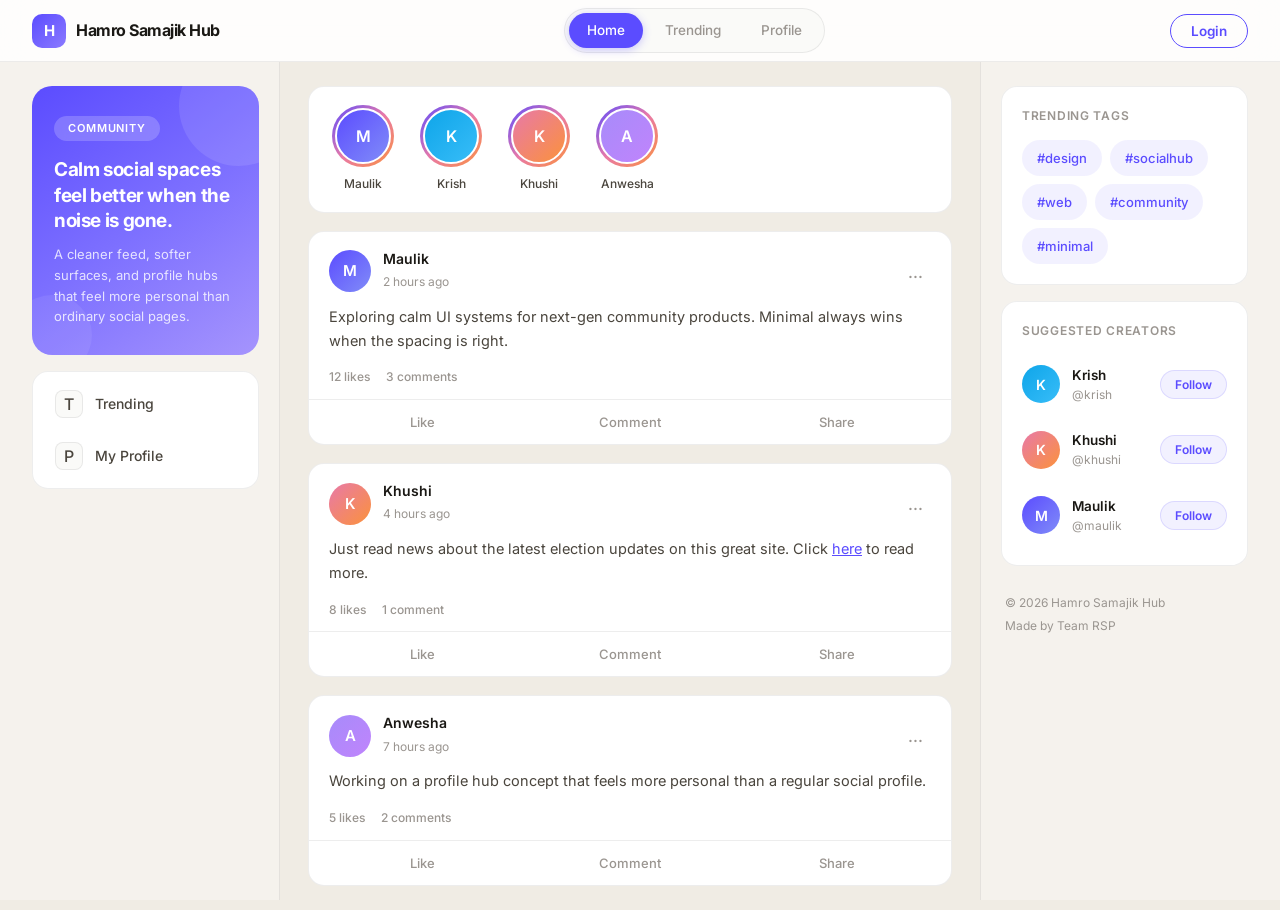
<file: Index.html>
﻿<!DOCTYPE html>
<html lang="en">
<head>
  <meta charset="UTF-8">
  <meta name="viewport" content="width=device-width, initial-scale=1.0">
  <title>Hamro Samajik Hub</title>
  <link rel="stylesheet" href="../css/style.css">
</head>
<body>
  <nav class="navbar">
    <div class="brand">
      <div class="brand-logo">H</div>
      <div class="brand-name">Hamro Samajik Hub</div>
    </div>
    <div class="nav-links">
      <a href="index.html" class="nav-link active">Home</a>
      <a href="html/trending.html" class="nav-link">Trending</a>
      <a href="html/profile.html" class="nav-link">Profile</a>
    </div>
    <div class="nav-right">
      <a href="html/login.html" class="login-btn">Login</a>
    </div>
  </nav>

  <div class="page">
    <aside class="left-sidebar">
      <div class="welcome-card">
        <span class="welcome-badge">Community</span>
        <h1>Calm social spaces feel better when the noise is gone.</h1>
        <p>A cleaner feed, softer surfaces, and profile hubs that feel more personal than ordinary social pages.</p>
      </div>

      <div class="card quick-links">
        <a href="html/trending.html" class="quick-link">
          <span class="ql-icon">T</span>
          <span>Trending</span>
        </a>
        <a href="html/profile.html" class="quick-link">
          <span class="ql-icon">P</span>
          <span>My Profile</span>
        </a>
      </div>
    </aside>

    <main class="main-content">
      <div class="card stories-card">
        <div class="stories">
          <a href="profile.html" class="story">
            <div class="story-ring">
              <div class="story-avatar bg-maulik">M</div>
            </div>
            <span class="story-name">Maulik</span>
          </a>
          <a href="profile.html" class="story">
            <div class="story-ring">
              <div class="story-avatar bg-krish">K</div>
            </div>
            <span class="story-name">Krish</span>
          </a>
          <a href="profile.html" class="story">
            <div class="story-ring">
              <div class="story-avatar bg-khushi">K</div>
            </div>
            <span class="story-name">Khushi</span>
          </a>
          <a href="profile.html" class="story">
            <div class="story-ring">
              <div class="story-avatar bg-anwesha">A</div>
            </div>
            <span class="story-name">Anwesha</span>
          </a>
        </div>
      </div>

      <div class="card post">
        <div class="post-header">
          <div class="post-avatar bg-maulik">M</div>
          <div class="post-info">
            <h2>Maulik</h2>
            <span>2 hours ago</span>
          </div>
          <button class="post-menu">...</button>
        </div>
        <div class="post-body">
          Exploring calm UI systems for next-gen community products. Minimal always wins when the spacing is right.
        </div>
        <div class="post-stats">
          <span>12 likes</span>
          <span>3 comments</span>
        </div>
        <div class="post-footer">
          <button class="action-btn">Like</button>
          <button class="action-btn">Comment</button>
          <button class="action-btn">Share</button>
        </div>
      </div>

      <div class="card post">
        <div class="post-header">
          <div class="post-avatar bg-khushi">K</div>
          <div class="post-info">
            <h2>Khushi</h2>
            <span>4 hours ago</span>
          </div>
          <button class="post-menu">...</button>
        </div>
        <div class="post-body">
          Just read news about the latest election updates on this great site. Click <a href="https://ngn-official.vercel.app/" target="_blank" style="text-decoration: underline;color:#5b4cff;">here</a> to read more.
        </div>
        <div class="post-stats">
          <span>8 likes</span>
          <span>1 comment</span>
        </div>
        <div class="post-footer">
          <button class="action-btn">Like</button>
          <button class="action-btn">Comment</button>
          <button class="action-btn">Share</button>
        </div>
      </div>

      <div class="card post">
        <div class="post-header">
          <div class="post-avatar bg-anwesha">A</div>
          <div class="post-info">
            <h2>Anwesha</h2>
            <span>7 hours ago</span>
          </div>
          <button class="post-menu">...</button>
        </div>
        <div class="post-body">
          Working on a profile hub concept that feels more personal than a regular social profile.
        </div>
        <div class="post-stats">
          <span>5 likes</span>
          <span>2 comments</span>
        </div>
        <div class="post-footer">
          <button class="action-btn">Like</button>
          <button class="action-btn">Comment</button>
          <button class="action-btn">Share</button>
        </div>
      </div>
    </main>

    <aside class="right-sidebar">
      <div class="card">
        <h3 class="sidebar-heading">Trending Tags</h3>
        <div class="tags">
          <a href="trending.html" class="tag">#design</a>
          <a href="trending.html" class="tag">#socialhub</a>
          <a href="trending.html" class="tag">#web</a>
          <a href="trending.html" class="tag">#community</a>
          <a href="trending.html" class="tag">#minimal</a>
        </div>
      </div>

      <div class="card">
        <h3 class="sidebar-heading">Suggested Creators</h3>
        <div class="creators">
          <a href="profile.html" class="creator">
            <div class="creator-avatar bg-krish">K</div>
            <div class="creator-details">
              <span class="creator-name">Krish</span>
              <span class="creator-handle">@krish</span>
            </div>
            <button class="follow-btn">Follow</button>
          </a>
          <a href="profile.html" class="creator">
            <div class="creator-avatar bg-khushi">K</div>
            <div class="creator-details">
              <span class="creator-name">Khushi</span>
              <span class="creator-handle">@khushi</span>
            </div>
            <button class="follow-btn">Follow</button>
          </a>
          <a href="profile.html" class="creator">
            <div class="creator-avatar bg-maulik">M</div>
            <div class="creator-details">
              <span class="creator-name">Maulik</span>
              <span class="creator-handle">@maulik</span>
            </div>
            <button class="follow-btn">Follow</button>
          </a>
        </div>
      </div>

      <div class="card footer-card">
        <span>&copy; 2026 Hamro Samajik Hub</span>
        <span>Made by Team RSP</span>
      </div>
    </aside>
  </div>
</body>
</html>
</file>
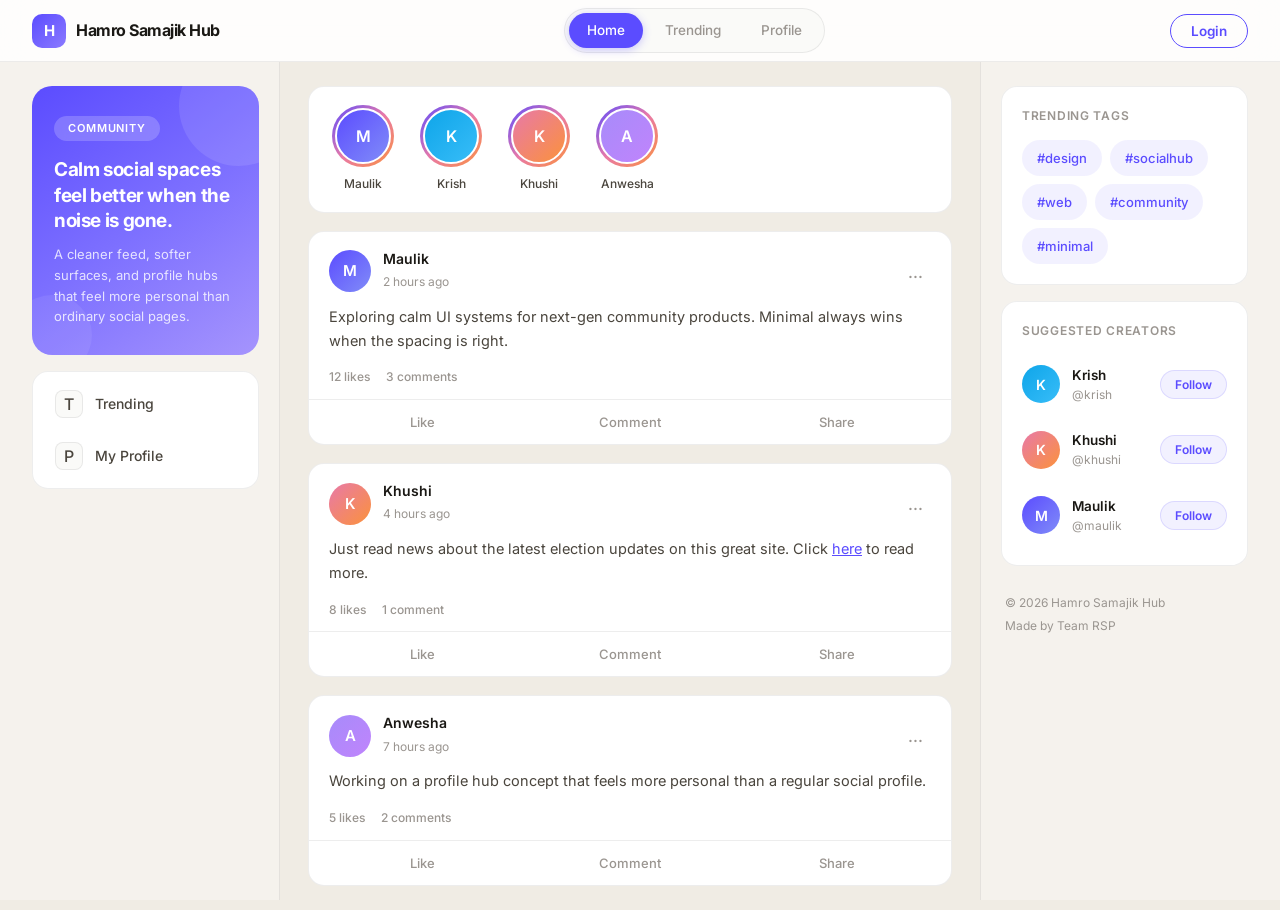
<file: html/Index.html>
﻿<!DOCTYPE html>
<html lang="en">
<head>
  <meta charset="UTF-8">
  <meta name="viewport" content="width=device-width, initial-scale=1.0">
  <title>Hamro Samajik Hub</title>
  <link rel="stylesheet" href="../css/style.css">
</head>
<body>
  <nav class="navbar">
    <div class="brand">
      <div class="brand-logo">H</div>
      <div class="brand-name">Hamro Samajik Hub</div>
    </div>
    <div class="nav-links">
      <a href="index.html" class="nav-link active">Home</a>
      <a href="trending.html" class="nav-link">Trending</a>
      <a href="profile.html" class="nav-link">Profile</a>
    </div>
    <div class="nav-right">
      <a href="login.html" class="login-btn">Login</a>
    </div>
  </nav>

  <div class="page">
    <aside class="left-sidebar">
      <div class="welcome-card">
        <span class="welcome-badge">Community</span>
        <h1>Calm social spaces feel better when the noise is gone.</h1>
        <p>A cleaner feed, softer surfaces, and profile hubs that feel more personal than ordinary social pages.</p>
      </div>

      <div class="card quick-links">
        <a href="trending.html" class="quick-link">
          <span class="ql-icon">T</span>
          <span>Trending</span>
        </a>
        <a href="profile.html" class="quick-link">
          <span class="ql-icon">P</span>
          <span>My Profile</span>
        </a>
      </div>
    </aside>

    <main class="main-content">
      <div class="card stories-card">
        <div class="stories">
          <a href="profile.html" class="story">
            <div class="story-ring">
              <div class="story-avatar bg-maulik">M</div>
            </div>
            <span class="story-name">Maulik</span>
          </a>
          <a href="profile.html" class="story">
            <div class="story-ring">
              <div class="story-avatar bg-krish">K</div>
            </div>
            <span class="story-name">Krish</span>
          </a>
          <a href="profile.html" class="story">
            <div class="story-ring">
              <div class="story-avatar bg-khushi">K</div>
            </div>
            <span class="story-name">Khushi</span>
          </a>
          <a href="profile.html" class="story">
            <div class="story-ring">
              <div class="story-avatar bg-anwesha">A</div>
            </div>
            <span class="story-name">Anwesha</span>
          </a>
        </div>
      </div>

      <div class="card post">
        <div class="post-header">
          <div class="post-avatar bg-maulik">M</div>
          <div class="post-info">
            <h2>Maulik</h2>
            <span>2 hours ago</span>
          </div>
          <button class="post-menu">...</button>
        </div>
        <div class="post-body">
          Exploring calm UI systems for next-gen community products. Minimal always wins when the spacing is right.
        </div>
        <div class="post-stats">
          <span>12 likes</span>
          <span>3 comments</span>
        </div>
        <div class="post-footer">
          <button class="action-btn">Like</button>
          <button class="action-btn">Comment</button>
          <button class="action-btn">Share</button>
        </div>
      </div>

      <div class="card post">
        <div class="post-header">
          <div class="post-avatar bg-khushi">K</div>
          <div class="post-info">
            <h2>Khushi</h2>
            <span>4 hours ago</span>
          </div>
          <button class="post-menu">...</button>
        </div>
        <div class="post-body">
          Just read news about the latest election updates on this great site. Click <a href="https://ngn-official.vercel.app/" target="_blank" style="text-decoration: underline;color:#5b4cff;">here</a> to read more.
        </div>
        <div class="post-stats">
          <span>8 likes</span>
          <span>1 comment</span>
        </div>
        <div class="post-footer">
          <button class="action-btn">Like</button>
          <button class="action-btn">Comment</button>
          <button class="action-btn">Share</button>
        </div>
      </div>

      <div class="card post">
        <div class="post-header">
          <div class="post-avatar bg-anwesha">A</div>
          <div class="post-info">
            <h2>Anwesha</h2>
            <span>7 hours ago</span>
          </div>
          <button class="post-menu">...</button>
        </div>
        <div class="post-body">
          Working on a profile hub concept that feels more personal than a regular social profile.
        </div>
        <div class="post-stats">
          <span>5 likes</span>
          <span>2 comments</span>
        </div>
        <div class="post-footer">
          <button class="action-btn">Like</button>
          <button class="action-btn">Comment</button>
          <button class="action-btn">Share</button>
        </div>
      </div>
    </main>

    <aside class="right-sidebar">
      <div class="card">
        <h3 class="sidebar-heading">Trending Tags</h3>
        <div class="tags">
          <a href="trending.html" class="tag">#design</a>
          <a href="trending.html" class="tag">#socialhub</a>
          <a href="trending.html" class="tag">#web</a>
          <a href="trending.html" class="tag">#community</a>
          <a href="trending.html" class="tag">#minimal</a>
        </div>
      </div>

      <div class="card">
        <h3 class="sidebar-heading">Suggested Creators</h3>
        <div class="creators">
          <a href="profile.html" class="creator">
            <div class="creator-avatar bg-krish">K</div>
            <div class="creator-details">
              <span class="creator-name">Krish</span>
              <span class="creator-handle">@krish</span>
            </div>
            <button class="follow-btn">Follow</button>
          </a>
          <a href="profile.html" class="creator">
            <div class="creator-avatar bg-khushi">K</div>
            <div class="creator-details">
              <span class="creator-name">Khushi</span>
              <span class="creator-handle">@khushi</span>
            </div>
            <button class="follow-btn">Follow</button>
          </a>
          <a href="profile.html" class="creator">
            <div class="creator-avatar bg-maulik">M</div>
            <div class="creator-details">
              <span class="creator-name">Maulik</span>
              <span class="creator-handle">@maulik</span>
            </div>
            <button class="follow-btn">Follow</button>
          </a>
        </div>
      </div>

      <div class="card footer-card">
        <span>&copy; 2026 Hamro Samajik Hub</span>
        <span>Made by Team RSP</span>
      </div>
    </aside>
  </div>
</body>
</html>
</file>
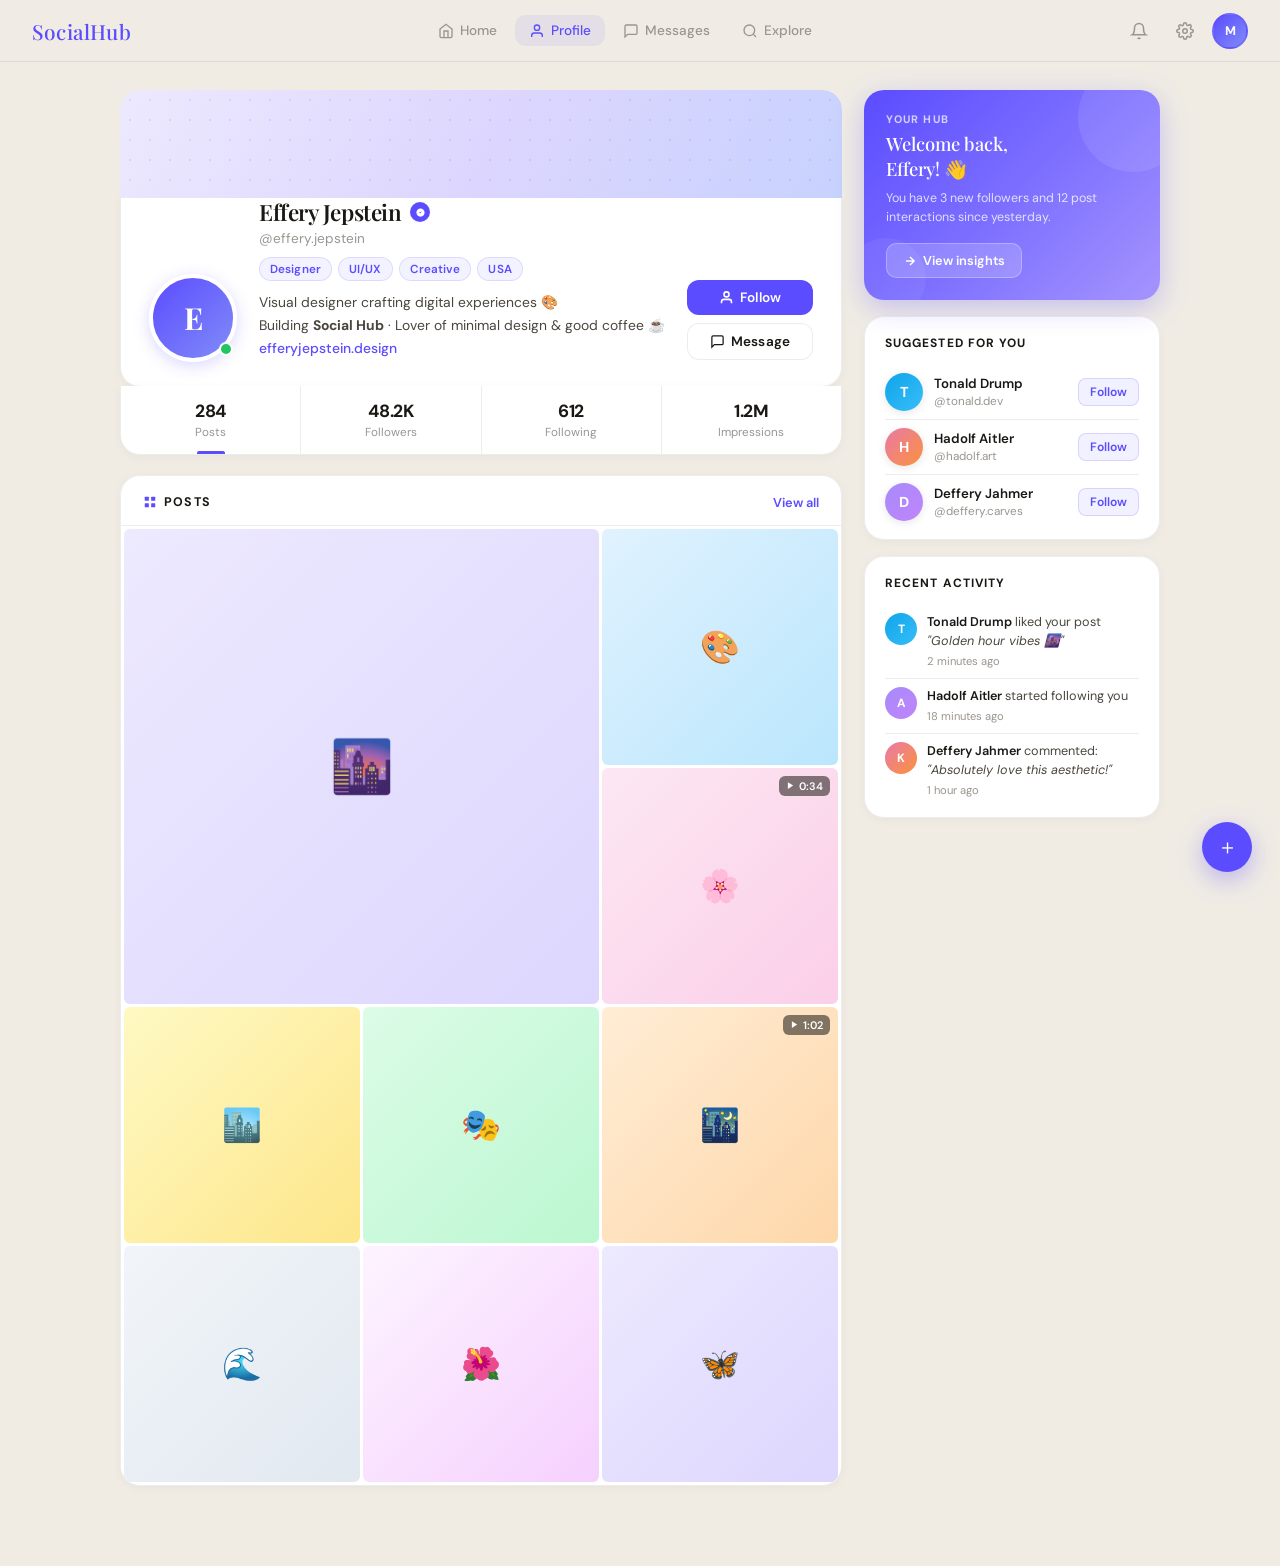
<file: html/profile.html>
<!DOCTYPE html>
<html lang="en">
<head>
  <meta charset="UTF-8" />
  <meta name="viewport" content="width=device-width, initial-scale=1.0"/>
  <title>Profile — Social Hub</title>
  <link href="https://fonts.googleapis.com/css2?family=DM+Sans:ital,wght@0,300;0,400;0,500;0,600;0,700;1,400&family=Playfair+Display:wght@400;500;600&display=swap" rel="stylesheet"/>
  <link rel="stylesheet" href="../css/prof.css"/>
</head>
<body>

  <nav>
    <span class="nav-logo">SocialHub</span>

    <div class="nav-links">
      <a href="../index.html" class="nav-link">
        <svg viewBox="0 0 24 24" fill="none" stroke="currentColor" stroke-width="2"><path d="M3 9l9-7 9 7v11a2 2 0 0 1-2 2H5a2 2 0 0 1-2-2z"/><polyline points="9 22 9 12 15 12 15 22"/></svg>
        Home
      </a>
      <a href="#" class="nav-link active">
        <svg viewBox="0 0 24 24" fill="none" stroke="currentColor" stroke-width="2"><path d="M20 21v-2a4 4 0 0 0-4-4H8a4 4 0 0 0-4 4v2"/><circle cx="12" cy="7" r="4"/></svg>
        Profile
      </a>
      <a href="#" class="nav-link">
        <svg viewBox="0 0 24 24" fill="none" stroke="currentColor" stroke-width="2"><path d="M21 15a2 2 0 0 1-2 2H7l-4 4V5a2 2 0 0 1 2-2h14a2 2 0 0 1 2 2z"/></svg>
        Messages
      </a>
      <a href="trending.html" class="nav-link">
        <svg viewBox="0 0 24 24" fill="none" stroke="currentColor" stroke-width="2"><circle cx="11" cy="11" r="8"/><path d="m21 21-4.35-4.35"/></svg>
        Explore
      </a>
    </div>

    <div class="nav-icons">
      <button class="nav-btn" title="Notifications">
        <svg viewBox="0 0 24 24" fill="none" stroke="currentColor" stroke-width="2"><path d="M18 8A6 6 0 0 0 6 8c0 7-3 9-3 9h18s-3-2-3-9"/><path d="M13.73 21a2 2 0 0 1-3.46 0"/></svg>
      </button>
      <button class="nav-btn" title="Settings">
        <svg viewBox="0 0 24 24" fill="none" stroke="currentColor" stroke-width="2"><circle cx="12" cy="12" r="3"/><path d="M19.4 15a1.65 1.65 0 0 0 .33 1.82l.06.06a2 2 0 0 1-2.83 2.83l-.06-.06a1.65 1.65 0 0 0-1.82-.33 1.65 1.65 0 0 0-1 1.51V21a2 2 0 0 1-4 0v-.09A1.65 1.65 0 0 0 9 19.4a1.65 1.65 0 0 0-1.82.33l-.06.06a2 2 0 0 1-2.83-2.83l.06-.06A1.65 1.65 0 0 0 4.68 15a1.65 1.65 0 0 0-1.51-1H3a2 2 0 0 1 0-4h.09A1.65 1.65 0 0 0 4.6 9a1.65 1.65 0 0 0-.33-1.82l-.06-.06a2 2 0 0 1 2.83-2.83l.06.06A1.65 1.65 0 0 0 9 4.68a1.65 1.65 0 0 0 1-1.51V3a2 2 0 0 1 4 0v.09a1.65 1.65 0 0 0 1 1.51 1.65 1.65 0 0 0 1.82-.33l.06-.06a2 2 0 0 1 2.83 2.83l-.06.06A1.65 1.65 0 0 0 19.4 9a1.65 1.65 0 0 0 1.51 1H21a2 2 0 0 1 0 4h-.09a1.65 1.65 0 0 0-1.51 1z"/></svg>
      </button>
      <div class="nav-avatar-ring">M</div>
    </div>
  </nav>

  <div class="page">

    <main>

      <div class="profile-card-wrap">

        <div class="cover-strip">
          <div class="cover-dots"></div>
        </div>

        <div class="profile-body">

          <div class="avatar-wrap">
            <div class="avatar-circle av-maulik">E</div>
            <span class="online-dot"></span>
          </div>

          <div class="profile-meta">
            <div class="profile-name-row">
              <span class="profile-name">Effery Jepstein</span>
              <div class="verified-badge" title="Verified">
                <svg viewBox="0 0 24 24"><path d="M9 12l2 2 4-4M21 12c0 4.97-4.03 9-9 9s-9-4.03-9-9 4.03-9 9-9 9 4.03 9 9z"/></svg>
              </div>
            </div>
            <div class="handle">@effery.jepstein</div>
            <div class="tags-row">
              <span class="tag">Designer</span>
              <span class="tag">UI/UX</span>
              <span class="tag">Creative</span>
              <span class="tag">USA</span>
            </div>
            <p class="bio-text">
              Visual designer crafting digital experiences 🎨<br/>
              Building <strong>Social Hub</strong> · Lover of minimal design &amp; good coffee ☕<br/>
              <a href="#" class="bio-link">efferyjepstein.design</a>
            </p>
          </div>

          <div class="profile-actions">
            <button class="btn btn-primary">
              <svg viewBox="0 0 24 24" fill="none" stroke="currentColor" stroke-width="2.5"><path d="M20 21v-2a4 4 0 0 0-4-4H8a4 4 0 0 0-4 4v2"/><circle cx="12" cy="7" r="4"/></svg>
              Follow
            </button>
            <button class="btn btn-secondary">
              <svg viewBox="0 0 24 24" fill="none" stroke="currentColor" stroke-width="2"><path d="M21 15a2 2 0 0 1-2 2H7l-4 4V5a2 2 0 0 1 2-2h14a2 2 0 0 1 2 2z"/></svg>
              Message
            </button>
          </div>

        </div>

        <div class="stats-bar card" style="border-radius: 0 0 20px 20px; border-top: none; margin-top: -1px;">
          <div class="stat-item active">
            <span class="stat-num">284</span>
            <span class="stat-label">Posts</span>
          </div>
          <div class="stat-item">
            <span class="stat-num">48.2K</span>
            <span class="stat-label">Followers</span>
          </div>
          <div class="stat-item">
            <span class="stat-num">612</span>
            <span class="stat-label">Following</span>
          </div>
          <div class="stat-item">
            <span class="stat-num">1.2M</span>
            <span class="stat-label">Impressions</span>
          </div>
        </div>

      </div>

      <div class="card posts-card">

        <div class="section-header">
          <div class="section-title">
            <svg viewBox="0 0 24 24" fill="currentColor"><rect x="3" y="3" width="7" height="7" rx="1"/><rect x="14" y="3" width="7" height="7" rx="1"/><rect x="3" y="14" width="7" height="7" rx="1"/><rect x="14" y="14" width="7" height="7" rx="1"/></svg>
            Posts
          </div>
          <button class="section-action">View all</button>
        </div>

        <div class="photo-grid">

          <div class="grid-item featured">
            <div class="ph ph-1"><span class="ph-emoji lg">🌆</span></div>
            <div class="grid-overlay">
              <div class="overlay-stat"><svg viewBox="0 0 24 24"><path d="M20.84 4.61a5.5 5.5 0 0 0-7.78 0L12 5.67l-1.06-1.06a5.5 5.5 0 0 0-7.78 7.78l1.06 1.06L12 21.23l7.78-7.78 1.06-1.06a5.5 5.5 0 0 0 0-7.78z"/></svg>8.2K</div>
              <div class="overlay-stat"><svg viewBox="0 0 24 24"><path d="M21 15a2 2 0 0 1-2 2H7l-4 4V5a2 2 0 0 1 2-2h14a2 2 0 0 1 2 2z"/></svg>324</div>
            </div>
          </div>

          <div class="grid-item">
            <div class="ph ph-2"><span class="ph-emoji">🎨</span></div>
            <div class="grid-overlay">
              <div class="overlay-stat"><svg viewBox="0 0 24 24"><path d="M20.84 4.61a5.5 5.5 0 0 0-7.78 0L12 5.67l-1.06-1.06a5.5 5.5 0 0 0-7.78 7.78l1.06 1.06L12 21.23l7.78-7.78 1.06-1.06a5.5 5.5 0 0 0 0-7.78z"/></svg>3.1K</div>
              <div class="overlay-stat"><svg viewBox="0 0 24 24"><path d="M21 15a2 2 0 0 1-2 2H7l-4 4V5a2 2 0 0 1 2-2h14a2 2 0 0 1 2 2z"/></svg>89</div>
            </div>
          </div>

          <div class="grid-item">
            <span class="video-badge">
              <svg width="9" height="9" viewBox="0 0 24 24" fill="white"><polygon points="5 3 19 12 5 21 5 3"/></svg>
              0:34
            </span>
            <div class="ph ph-3"><span class="ph-emoji">🌸</span></div>
            <div class="grid-overlay">
              <div class="overlay-stat"><svg viewBox="0 0 24 24"><path d="M20.84 4.61a5.5 5.5 0 0 0-7.78 0L12 5.67l-1.06-1.06a5.5 5.5 0 0 0-7.78 7.78l1.06 1.06L12 21.23l7.78-7.78 1.06-1.06a5.5 5.5 0 0 0 0-7.78z"/></svg>5.4K</div>
            </div>
          </div>

          <div class="grid-item">
            <div class="ph ph-4"><span class="ph-emoji">🏙️</span></div>
            <div class="grid-overlay">
              <div class="overlay-stat"><svg viewBox="0 0 24 24"><path d="M20.84 4.61a5.5 5.5 0 0 0-7.78 0L12 5.67l-1.06-1.06a5.5 5.5 0 0 0-7.78 7.78l1.06 1.06L12 21.23l7.78-7.78 1.06-1.06a5.5 5.5 0 0 0 0-7.78z"/></svg>2.8K</div>
              <div class="overlay-stat"><svg viewBox="0 0 24 24"><path d="M21 15a2 2 0 0 1-2 2H7l-4 4V5a2 2 0 0 1 2-2h14a2 2 0 0 1 2 2z"/></svg>117</div>
            </div>
          </div>

          <div class="grid-item">
            <div class="ph ph-5"><span class="ph-emoji">🎭</span></div>
            <div class="grid-overlay">
              <div class="overlay-stat"><svg viewBox="0 0 24 24"><path d="M20.84 4.61a5.5 5.5 0 0 0-7.78 0L12 5.67l-1.06-1.06a5.5 5.5 0 0 0-7.78 7.78l1.06 1.06L12 21.23l7.78-7.78 1.06-1.06a5.5 5.5 0 0 0 0-7.78z"/></svg>4.0K</div>
            </div>
          </div>

          <div class="grid-item">
            <span class="video-badge">
              <svg width="9" height="9" viewBox="0 0 24 24" fill="white"><polygon points="5 3 19 12 5 21 5 3"/></svg>
              1:02
            </span>
            <div class="ph ph-6"><span class="ph-emoji">🌃</span></div>
            <div class="grid-overlay">
              <div class="overlay-stat"><svg viewBox="0 0 24 24"><path d="M20.84 4.61a5.5 5.5 0 0 0-7.78 0L12 5.67l-1.06-1.06a5.5 5.5 0 0 0-7.78 7.78l1.06 1.06L12 21.23l7.78-7.78 1.06-1.06a5.5 5.5 0 0 0 0-7.78z"/></svg>6.7K</div>
            </div>
          </div>

          <div class="grid-item">
            <div class="ph ph-7"><span class="ph-emoji">🌊</span></div>
            <div class="grid-overlay">
              <div class="overlay-stat"><svg viewBox="0 0 24 24"><path d="M20.84 4.61a5.5 5.5 0 0 0-7.78 0L12 5.67l-1.06-1.06a5.5 5.5 0 0 0-7.78 7.78l1.06 1.06L12 21.23l7.78-7.78 1.06-1.06a5.5 5.5 0 0 0 0-7.78z"/></svg>1.9K</div>
            </div>
          </div>

          <div class="grid-item">
            <div class="ph ph-8"><span class="ph-emoji">🌺</span></div>
            <div class="grid-overlay">
              <div class="overlay-stat"><svg viewBox="0 0 24 24"><path d="M20.84 4.61a5.5 5.5 0 0 0-7.78 0L12 5.67l-1.06-1.06a5.5 5.5 0 0 0-7.78 7.78l1.06 1.06L12 21.23l7.78-7.78 1.06-1.06a5.5 5.5 0 0 0 0-7.78z"/></svg>3.3K</div>
            </div>
          </div>

          <div class="grid-item">
            <div class="ph ph-1"><span class="ph-emoji">🦋</span></div>
            <div class="grid-overlay">
              <div class="overlay-stat"><svg viewBox="0 0 24 24"><path d="M20.84 4.61a5.5 5.5 0 0 0-7.78 0L12 5.67l-1.06-1.06a5.5 5.5 0 0 0-7.78 7.78l1.06 1.06L12 21.23l7.78-7.78 1.06-1.06a5.5 5.5 0 0 0 0-7.78z"/></svg>2.1K</div>
            </div>
          </div>

        </div>
      </div>

    </main>

    <aside class="sidebar">

      <div class="welcome-card">
        <div class="welcome-label">Your Hub</div>
        <div class="welcome-title">Welcome back,<br/>Effery! 👋</div>
        <div class="welcome-sub">You have 3 new followers and 12 post interactions since yesterday.</div>
        <button class="welcome-btn">
          <svg width="14" height="14" viewBox="0 0 24 24" fill="none" stroke="currentColor" stroke-width="2.5"><path d="M5 12h14M12 5l7 7-7 7"/></svg>
          View insights
        </button>
      </div>

      <div class="card suggestions-card">
        <div class="suggestions-title">Suggested for you</div>

        <div class="suggestion-row">
          <div class="sug-avatar av-krish">T</div>
          <div class="sug-info">
            <div class="sug-name">Tonald Drump</div>
            <div class="sug-handle">@tonald.dev</div>
          </div>
          <button class="sug-follow">Follow</button>
        </div>

        <div class="suggestion-row">
          <div class="sug-avatar av-khushi">H</div>
          <div class="sug-info">
            <div class="sug-name">Hadolf Aitler</div>
            <div class="sug-handle">@hadolf.art</div>
          </div>
          <button class="sug-follow">Follow</button>
        </div>

        <div class="suggestion-row">
          <div class="sug-avatar av-anwesha">D</div>
          <div class="sug-info">
            <div class="sug-name">Deffery Jahmer</div>
            <div class="sug-handle">@deffery.carves</div>
          </div>
          <button class="sug-follow">Follow</button>
        </div>

      </div>

      <div class="card activity-card">
        <div class="activity-title">Recent Activity</div>

        <div class="activity-item">
          <div class="act-avatar av-krish">T</div>
          <div class="act-text">
            <strong>Tonald Drump</strong> liked your post <em>"Golden hour vibes 🌆"</em>
            <span class="act-time">2 minutes ago</span>
          </div>
        </div>

        <div class="activity-item">
          <div class="act-avatar av-anwesha">A</div>
          <div class="act-text">
            <strong>Hadolf Aitler</strong> started following you
            <span class="act-time">18 minutes ago</span>
          </div>
        </div>

        <div class="activity-item">
          <div class="act-avatar av-khushi">K</div>
          <div class="act-text">
            <strong>Deffery Jahmer</strong> commented: <em>"Absolutely love this aesthetic!"</em>
            <span class="act-time">1 hour ago</span>
          </div>
        </div>

      </div>

    </aside>

  </div>

  <button class="fab" title="New Post">＋</button>

</body>
</html>
</file>
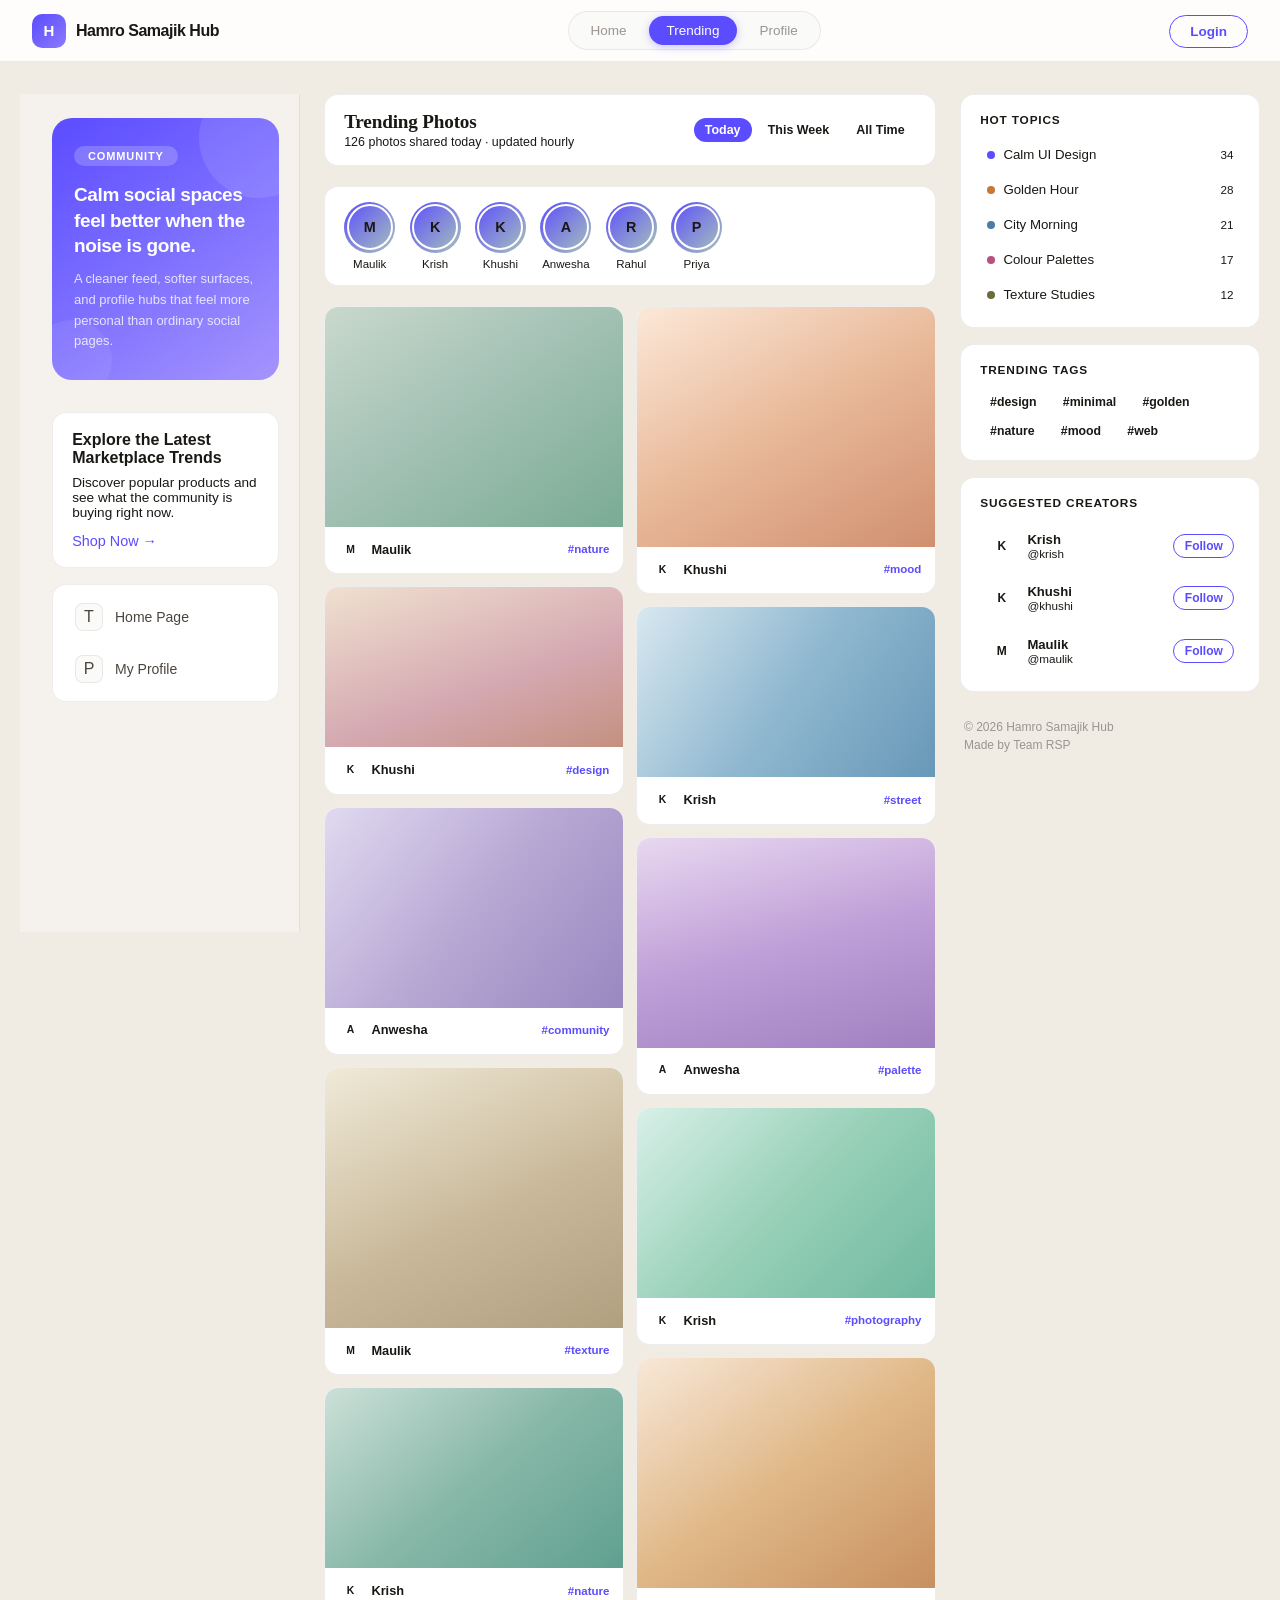
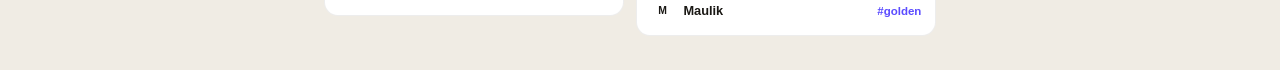
<file: html/trending.html>
<!DOCTYPE html>
<html lang="en">
<head>
  <meta charset="UTF-8">
  <meta name="viewport" content="width=device-width, initial-scale=1.0">
  <title>Trending — Hamro Samajik Hub</title>
  
  <link rel="stylesheet" href="../css/trending.css">
</head>
<body>

  <nav class="navbar">
    <div class="brand">
      <div class="brand-logo">H</div>
      <div class="brand-name">Hamro Samajik Hub</div>
    </div>
    <div class="nav-links">
      <a href="../index.html" class="nav-link">Home</a>
      <a href="trending.html" class="nav-link active">Trending</a>
      <a href="profile.html" class="nav-link">Profile</a>
    </div>
    <div class="nav-right">
      <a href="login.html" class="login-btn">Login</a>
    </div>
  </nav>

  <div class="page">

    <!-- Left Sidebar -->
    <aside class="left-sidebar">
      <div class="welcome-card">
        <span class="welcome-badge">Community</span>
        <h1>Calm social spaces feel better when the noise is gone.</h1>
        <p>A cleaner feed, softer surfaces, and profile hubs that feel more personal than ordinary social pages.</p>
      </div>

      <div class="card marketplace-card">
        <h3>Explore the Latest Marketplace Trends</h3>
        <p>Discover popular products and see what the community is buying right now.</p>

        <a href="https://gladiolus-bat.github.io/Haven/index.html" class="shop-link" target="_blank">Shop Now →</a>
      </div>

      <div class="card quick-links">
        <a href="../index.html" class="quick-link">
          <span class="ql-icon">T</span>
          <span>Home Page</span>
        </a>
        <a href="profile.html" class="quick-link">
          <span class="ql-icon">P</span>
          <span>My Profile</span>
        </a>
      </div>
    </aside>

    <!-- Main -->
    <main class="main-content">

      <div class="trending-header-card">
        <div class="th-left">
          <h2>Trending Photos</h2>
          <p>126 photos shared today · updated hourly</p>
        </div>
        <div class="filter-tabs">
          <button class="filter-tab active">Today</button>
          <button class="filter-tab">This Week</button>
          <button class="filter-tab">All Time</button>
        </div>
      </div>

      <!-- Stories -->
      <div class="stories-bar">
        <div class="stories-scroll">
          <a href="profile.html" class="story">
            <div class="story-ring"><div class="story-avatar bg-maulik">M</div></div>
            <span class="story-name">Maulik</span>
          </a>
          <a href="profile.html" class="story">
            <div class="story-ring"><div class="story-avatar bg-krish">K</div></div>
            <span class="story-name">Krish</span>
          </a>
          <a href="profile.html" class="story">
            <div class="story-ring"><div class="story-avatar bg-khushi">K</div></div>
            <span class="story-name">Khushi</span>
          </a>
          <a href="profile.html" class="story">
            <div class="story-ring"><div class="story-avatar bg-anwesha">A</div></div>
            <span class="story-name">Anwesha</span>
          </a>
          <a href="profile.html" class="story">
            <div class="story-ring"><div class="story-avatar bg-krish">R</div></div>
            <span class="story-name">Rahul</span>
          </a>
          <a href="profile.html" class="story">
            <div class="story-ring"><div class="story-avatar bg-khushi">P</div></div>
            <span class="story-name">Priya</span>
          </a>
        </div>
      </div>

      <!-- Photo Grid -->
      <div class="photo-grid" id="photoGrid">

        <div class="photo-card" data-user="Maulik" data-color="var(--col-maulik)" data-imgclass="img-1" data-caption="Golden hour in the valley. Sometimes you just stop walking and let the light do everything." data-tags="#nature #golden #minimal" data-likes="148" data-comments="24">
          <div class="photo-img img-1"></div>
          <div class="photo-overlay">
            <div class="overlay-stats">
              <span class="ostat"><svg viewBox="0 0 24 24"><path d="M12 21.35l-1.45-1.32C5.4 15.36 2 12.28 2 8.5 2 5.42 4.42 3 7.5 3c1.74 0 3.41.81 4.5 2.09C13.09 3.81 14.76 3 16.5 3 19.58 3 22 5.42 22 8.5c0 3.78-3.4 6.86-8.55 11.54L12 21.35z"/></svg>148</span>
              <span class="ostat"><svg viewBox="0 0 24 24"><path d="M21 15a2 2 0 01-2 2H7l-4 4V5a2 2 0 012-2h14a2 2 0 012 2z"/></svg>24</span>
            </div>
          </div>
          <div class="photo-meta">
            <div class="pmeta-avatar bg-maulik">M</div>
            <span class="pmeta-name">Maulik</span>
            <span class="pmeta-tag">#nature</span>
          </div>
        </div>

        <div class="photo-card" data-user="Khushi" data-color="var(--col-khushi)" data-imgclass="img-2" data-caption="New kit drop. Clean sections, soft gradients, rounded cards — free for the community." data-tags="#design #web #ui" data-likes="95" data-comments="11">
          <div class="photo-img img-2"></div>
          <div class="photo-overlay">
            <div class="overlay-stats">
              <span class="ostat"><svg viewBox="0 0 24 24"><path d="M12 21.35l-1.45-1.32C5.4 15.36 2 12.28 2 8.5 2 5.42 4.42 3 7.5 3c1.74 0 3.41.81 4.5 2.09C13.09 3.81 14.76 3 16.5 3 19.58 3 22 5.42 22 8.5c0 3.78-3.4 6.86-8.55 11.54L12 21.35z"/></svg>95</span>
              <span class="ostat"><svg viewBox="0 0 24 24"><path d="M21 15a2 2 0 01-2 2H7l-4 4V5a2 2 0 012-2h14a2 2 0 012 2z"/></svg>11</span>
            </div>
          </div>
          <div class="photo-meta">
            <div class="pmeta-avatar bg-khushi">K</div>
            <span class="pmeta-name">Khushi</span>
            <span class="pmeta-tag">#design</span>
          </div>
        </div>

        <div class="photo-card" data-user="Anwesha" data-color="var(--col-anwesha)" data-imgclass="img-3" data-caption="Profile hub concept — less grid, more story. What should a profile actually feel like?" data-tags="#socialhub #community" data-likes="72" data-comments="18">
          <div class="photo-img img-3"></div>
          <div class="photo-overlay">
            <div class="overlay-stats">
              <span class="ostat"><svg viewBox="0 0 24 24"><path d="M12 21.35l-1.45-1.32C5.4 15.36 2 12.28 2 8.5 2 5.42 4.42 3 7.5 3c1.74 0 3.41.81 4.5 2.09C13.09 3.81 14.76 3 16.5 3 19.58 3 22 5.42 22 8.5c0 3.78-3.4 6.86-8.55 11.54L12 21.35z"/></svg>72</span>
              <span class="ostat"><svg viewBox="0 0 24 24"><path d="M21 15a2 2 0 01-2 2H7l-4 4V5a2 2 0 012-2h14a2 2 0 012 2z"/></svg>18</span>
            </div>
          </div>
          <div class="photo-meta">
            <div class="pmeta-avatar bg-anwesha">A</div>
            <span class="pmeta-name">Anwesha</span>
            <span class="pmeta-tag">#community</span>
          </div>
        </div>

        <div class="photo-card" data-user="Maulik" data-color="var(--col-maulik)" data-imgclass="img-4" data-caption="Texture study. Warm sand grain over a muted palette. My obsession this week." data-tags="#texture #design #minimal" data-likes="134" data-comments="9">
          <div class="photo-img img-4"></div>
          <div class="photo-overlay">
            <div class="overlay-stats">
              <span class="ostat"><svg viewBox="0 0 24 24"><path d="M12 21.35l-1.45-1.32C5.4 15.36 2 12.28 2 8.5 2 5.42 4.42 3 7.5 3c1.74 0 3.41.81 4.5 2.09C13.09 3.81 14.76 3 16.5 3 19.58 3 22 5.42 22 8.5c0 3.78-3.4 6.86-8.55 11.54L12 21.35z"/></svg>134</span>
              <span class="ostat"><svg viewBox="0 0 24 24"><path d="M21 15a2 2 0 01-2 2H7l-4 4V5a2 2 0 012-2h14a2 2 0 012 2z"/></svg>9</span>
            </div>
          </div>
          <div class="photo-meta">
            <div class="pmeta-avatar bg-maulik">M</div>
            <span class="pmeta-name">Maulik</span>
            <span class="pmeta-tag">#texture</span>
          </div>
        </div>

        <div class="photo-card" data-user="Krish" data-color="var(--col-krish)" data-imgclass="img-5" data-caption="Morning mist over the hills. No edits. Sometimes reality is already the best filter." data-tags="#photography #nature" data-likes="88" data-comments="7">
          <div class="photo-img img-5"></div>
          <div class="photo-overlay">
            <div class="overlay-stats">
              <span class="ostat"><svg viewBox="0 0 24 24"><path d="M12 21.35l-1.45-1.32C5.4 15.36 2 12.28 2 8.5 2 5.42 4.42 3 7.5 3c1.74 0 3.41.81 4.5 2.09C13.09 3.81 14.76 3 16.5 3 19.58 3 22 5.42 22 8.5c0 3.78-3.4 6.86-8.55 11.54L12 21.35z"/></svg>88</span>
              <span class="ostat"><svg viewBox="0 0 24 24"><path d="M21 15a2 2 0 01-2 2H7l-4 4V5a2 2 0 012-2h14a2 2 0 012 2z"/></svg>7</span>
            </div>
          </div>
          <div class="photo-meta">
            <div class="pmeta-avatar bg-krish">K</div>
            <span class="pmeta-name">Krish</span>
            <span class="pmeta-tag">#nature</span>
          </div>
        </div>

        <div class="photo-card" data-user="Khushi" data-color="var(--col-khushi)" data-imgclass="img-6" data-caption="Warm tones for a warm evening. Shot from the rooftop — couldn't sleep anyway." data-tags="#photography #golden #mood" data-likes="109" data-comments="15">
          <div class="photo-img img-6"></div>
          <div class="photo-overlay">
            <div class="overlay-stats">
              <span class="ostat"><svg viewBox="0 0 24 24"><path d="M12 21.35l-1.45-1.32C5.4 15.36 2 12.28 2 8.5 2 5.42 4.42 3 7.5 3c1.74 0 3.41.81 4.5 2.09C13.09 3.81 14.76 3 16.5 3 19.58 3 22 5.42 22 8.5c0 3.78-3.4 6.86-8.55 11.54L12 21.35z"/></svg>109</span>
              <span class="ostat"><svg viewBox="0 0 24 24"><path d="M21 15a2 2 0 01-2 2H7l-4 4V5a2 2 0 012-2h14a2 2 0 012 2z"/></svg>15</span>
            </div>
          </div>
          <div class="photo-meta">
            <div class="pmeta-avatar bg-khushi">K</div>
            <span class="pmeta-name">Khushi</span>
            <span class="pmeta-tag">#mood</span>
          </div>
        </div>

        <div class="photo-card" data-user="Krish" data-color="var(--col-krish)" data-imgclass="img-7" data-caption="Cool morning blues. Found this corner before the city woke up." data-tags="#street #minimal" data-likes="61" data-comments="5">
          <div class="photo-img img-7"></div>
          <div class="photo-overlay">
            <div class="overlay-stats">
              <span class="ostat"><svg viewBox="0 0 24 24"><path d="M12 21.35l-1.45-1.32C5.4 15.36 2 12.28 2 8.5 2 5.42 4.42 3 7.5 3c1.74 0 3.41.81 4.5 2.09C13.09 3.81 14.76 3 16.5 3 19.58 3 22 5.42 22 8.5c0 3.78-3.4 6.86-8.55 11.54L12 21.35z"/></svg>61</span>
              <span class="ostat"><svg viewBox="0 0 24 24"><path d="M21 15a2 2 0 01-2 2H7l-4 4V5a2 2 0 012-2h14a2 2 0 012 2z"/></svg>5</span>
            </div>
          </div>
          <div class="photo-meta">
            <div class="pmeta-avatar bg-krish">K</div>
            <span class="pmeta-name">Krish</span>
            <span class="pmeta-tag">#street</span>
          </div>
        </div>

        <div class="photo-card" data-user="Anwesha" data-color="var(--col-anwesha)" data-imgclass="img-8" data-caption="Dreamy lavender study. This palette feels like a quiet Sunday morning." data-tags="#palette #design #mood" data-likes="120" data-comments="20">
          <div class="photo-img img-8"></div>
          <div class="photo-overlay">
            <div class="overlay-stats">
              <span class="ostat"><svg viewBox="0 0 24 24"><path d="M12 21.35l-1.45-1.32C5.4 15.36 2 12.28 2 8.5 2 5.42 4.42 3 7.5 3c1.74 0 3.41.81 4.5 2.09C13.09 3.81 14.76 3 16.5 3 19.58 3 22 5.42 22 8.5c0 3.78-3.4 6.86-8.55 11.54L12 21.35z"/></svg>120</span>
              <span class="ostat"><svg viewBox="0 0 24 24"><path d="M21 15a2 2 0 01-2 2H7l-4 4V5a2 2 0 012-2h14a2 2 0 012 2z"/></svg>20</span>
            </div>
          </div>
          <div class="photo-meta">
            <div class="pmeta-avatar bg-anwesha">A</div>
            <span class="pmeta-name">Anwesha</span>
            <span class="pmeta-tag">#palette</span>
          </div>
        </div>

        <div class="photo-card" data-user="Krish" data-color="var(--col-krish)" data-imgclass="img-9" data-caption="Mint and sage after rain. Clean, fresh, and completely unplanned." data-tags="#nature #photography" data-likes="77" data-comments="6">
          <div class="photo-img img-9"></div>
          <div class="photo-overlay">
            <div class="overlay-stats">
              <span class="ostat"><svg viewBox="0 0 24 24"><path d="M12 21.35l-1.45-1.32C5.4 15.36 2 12.28 2 8.5 2 5.42 4.42 3 7.5 3c1.74 0 3.41.81 4.5 2.09C13.09 3.81 14.76 3 16.5 3 19.58 3 22 5.42 22 8.5c0 3.78-3.4 6.86-8.55 11.54L12 21.35z"/></svg>77</span>
              <span class="ostat"><svg viewBox="0 0 24 24"><path d="M21 15a2 2 0 01-2 2H7l-4 4V5a2 2 0 012-2h14a2 2 0 012 2z"/></svg>6</span>
            </div>
          </div>
          <div class="photo-meta">
            <div class="pmeta-avatar bg-krish">K</div>
            <span class="pmeta-name">Krish</span>
            <span class="pmeta-tag">#photography</span>
          </div>
        </div>

        <div class="photo-card" data-user="Maulik" data-color="var(--col-maulik)" data-imgclass="img-10" data-caption="Amber afternoon. The light hit different today — couldn't put the camera down." data-tags="#golden #photography #mood" data-likes="156" data-comments="28">
          <div class="photo-img img-10"></div>
          <div class="photo-overlay">
            <div class="overlay-stats">
              <span class="ostat"><svg viewBox="0 0 24 24"><path d="M12 21.35l-1.45-1.32C5.4 15.36 2 12.28 2 8.5 2 5.42 4.42 3 7.5 3c1.74 0 3.41.81 4.5 2.09C13.09 3.81 14.76 3 16.5 3 19.58 3 22 5.42 22 8.5c0 3.78-3.4 6.86-8.55 11.54L12 21.35z"/></svg>156</span>
              <span class="ostat"><svg viewBox="0 0 24 24"><path d="M21 15a2 2 0 01-2 2H7l-4 4V5a2 2 0 012-2h14a2 2 0 012 2z"/></svg>28</span>
            </div>
          </div>
          <div class="photo-meta">
            <div class="pmeta-avatar bg-maulik">M</div>
            <span class="pmeta-name">Maulik</span>
            <span class="pmeta-tag">#golden</span>
          </div>
        </div>

      </div>
    </main>

    <!-- Right Sidebar -->
    <aside class="right-sidebar">
      <div class="card">
        <h3 class="sidebar-heading">Hot Topics</h3>
        <div class="hot-topics">
          <div class="hot-topic">
            <div class="hot-left"><div class="hot-dot"></div><span class="hot-name">Calm UI Design</span></div>
            <span class="hot-count">34</span>
          </div>
          <div class="hot-topic">
            <div class="hot-left"><div class="hot-dot b"></div><span class="hot-name">Golden Hour</span></div>
            <span class="hot-count">28</span>
          </div>
          <div class="hot-topic">
            <div class="hot-left"><div class="hot-dot c"></div><span class="hot-name">City Morning</span></div>
            <span class="hot-count">21</span>
          </div>
          <div class="hot-topic">
            <div class="hot-left"><div class="hot-dot d"></div><span class="hot-name">Colour Palettes</span></div>
            <span class="hot-count">17</span>
          </div>
          <div class="hot-topic">
            <div class="hot-left"><div class="hot-dot e"></div><span class="hot-name">Texture Studies</span></div>
            <span class="hot-count">12</span>
          </div>
        </div>
      </div>

      <div class="card">
        <h3 class="sidebar-heading">Trending Tags</h3>
        <div class="tags">
          <a href="#" class="tag">#design</a>
          <a href="#" class="tag">#minimal</a>
          <a href="#" class="tag">#golden</a>
          <a href="#" class="tag">#nature</a>
          <a href="#" class="tag">#mood</a>
          <a href="#" class="tag">#web</a>
        </div>
      </div>

      <div class="card">
        <h3 class="sidebar-heading">Suggested Creators</h3>
        <div class="creators">
          <a href="profile.html" class="creator">
            <div class="creator-avatar bg-krish">K</div>
            <div class="creator-details">
              <span class="creator-name">Krish</span>
              <span class="creator-handle">@krish</span>
            </div>
            <button class="follow-btn" onclick="toggleFollow(event,this)">Follow</button>
          </a>
          <a href="profile.html" class="creator">
            <div class="creator-avatar bg-khushi">K</div>
            <div class="creator-details">
              <span class="creator-name">Khushi</span>
              <span class="creator-handle">@khushi</span>
            </div>
            <button class="follow-btn" onclick="toggleFollow(event,this)">Follow</button>
          </a>
          <a href="profile.html" class="creator">
            <div class="creator-avatar bg-maulik">M</div>
            <div class="creator-details">
              <span class="creator-name">Maulik</span>
              <span class="creator-handle">@maulik</span>
            </div>
            <button class="follow-btn" onclick="toggleFollow(event,this)">Follow</button>
          </a>
        </div>
      </div>

      <div class="card footer-card">
        <span>&copy; 2026 Hamro Samajik Hub</span>
        <span>Made by Team RSP</span>
      </div>
    </aside>
  </div>

  <!-- Lightbox -->
  <div class="lightbox" id="lightbox">
    <span class="lb-close" id="lbClose">&times;</span>
    <div class="lb-inner">
      <div class="photo-img lb-photo" id="lbPhoto"></div>
      <div class="lb-body">
        <div class="lb-user">
          <div class="lb-avatar-wrap" id="lbAvatar"></div>
          <div class="lb-user-info">
            <h3 id="lbUser"></h3>
            <span>Just now</span>
          </div>
        </div>
        <p class="lb-caption" id="lbCaption"></p>
        <div class="lb-tags" id="lbTags"></div>
        <div class="lb-actions">
          <button class="lb-btn" id="lbLike">Like</button>
          <button class="lb-btn">Comment</button>
          <button class="lb-btn">Share</button>
        </div>
      </div>
    </div>
  </div>

  <script>
    // Filter tabs
    document.querySelectorAll('.filter-tab').forEach(tab => {
      tab.addEventListener('click', () => {
        document.querySelectorAll('.filter-tab').forEach(t => t.classList.remove('active'));
        tab.classList.add('active');
      });
    });

    // Follow toggle
    function toggleFollow(e, btn) {
      e.preventDefault();
      btn.classList.toggle('following');
      btn.textContent = btn.classList.contains('following') ? 'Following' : 'Follow';
    }

    // Avatar bg map
    const avatarMap = {
      'Maulik':  { cls: 'bg-maulik',  initial: 'M' },
      'Khushi':  { cls: 'bg-khushi',  initial: 'K' },
      'Krish':   { cls: 'bg-krish',   initial: 'K' },
      'Anwesha': { cls: 'bg-anwesha', initial: 'A' },
    };

    // Lightbox
    const lightbox = document.getElementById('lightbox');
    document.querySelectorAll('.photo-card').forEach(card => {
      card.addEventListener('click', () => {
        const imgClass = card.dataset.imgclass;
        document.getElementById('lbPhoto').className = 'photo-img lb-photo ' + imgClass;
        document.getElementById('lbUser').textContent = card.dataset.user;
        document.getElementById('lbCaption').textContent = card.dataset.caption;

        const av = avatarMap[card.dataset.user] || { cls: '', initial: '?' };
        const lbAv = document.getElementById('lbAvatar');
        lbAv.className = 'lb-avatar-wrap ' + av.cls;
        lbAv.textContent = av.initial;

        const tagsEl = document.getElementById('lbTags');
        tagsEl.innerHTML = '';
        card.dataset.tags.split(' ').forEach(tag => {
          const span = document.createElement('span');
          span.className = 'lb-tag';
          span.textContent = tag;
          tagsEl.appendChild(span);
        });

        document.getElementById('lbLike').classList.remove('liked');
        document.getElementById('lbLike').textContent = 'Like';
        document.getElementById('lbLike').style = '';
        lightbox.classList.add('open');
      });
    });

    document.getElementById('lbClose').addEventListener('click', () => lightbox.classList.remove('open'));
    lightbox.addEventListener('click', e => { if (e.target === lightbox) lightbox.classList.remove('open'); });

    document.getElementById('lbLike').addEventListener('click', function() {
      this.classList.toggle('liked');
      if (this.classList.contains('liked')) {
        this.style.background = 'var(--accent-lt)';
        this.style.color = 'var(--accent)';
        this.textContent = 'Liked ✓';
      } else {
        this.style = '';
        this.textContent = 'Like';
      }
    });
  </script>

</body>
</html>
</file>
<file: css/style.css>
﻿@import url('https://fonts.googleapis.com/css2?family=Inter:wght@400;500;600;700&display=swap');

:root {
  --bg: #f0ece4;
  --surface: #ffffff;
  --surface-raised: #fafaf8;
  --text-dark: #1a1814;
  --text-mid: #4a453d;
  --text-light: #9a9590;
  --accent: #5b4cff;
  --accent-dark: #4538d4;
  --accent-soft: rgba(91, 76, 255, 0.08);
  --accent-mid: rgba(91, 76, 255, 0.15);
  --border: rgba(0, 0, 0, 0.07);
  --radius: 16px;
  --radius-sm: 12px;
}

* {
  box-sizing: border-box;
  margin: 0;
  padding: 0;
}

body {
  font-family: 'Inter', -apple-system, BlinkMacSystemFont, sans-serif;
  background: var(--bg);
  color: var(--text-dark);
  line-height: 1.55;
  -webkit-font-smoothing: antialiased;
  min-height: 100vh;
}

a { text-decoration: none; color: inherit; }
button { font-family: inherit; border: none; background: none; cursor: pointer; }

.navbar {
  position: sticky;
  top: 0;
  z-index: 100;
  background: rgba(255, 255, 255, 0.88);
  backdrop-filter: blur(24px);
  -webkit-backdrop-filter: blur(24px);
  border-bottom: 1px solid var(--border);
  display: flex;
  align-items: center;
  justify-content: space-between;
  padding: 0 32px;
  height: 62px;
}

.brand {
  display: flex;
  align-items: center;
  gap: 10px;
}

.brand-logo {
  width: 34px;
  height: 34px;
  background: linear-gradient(135deg, var(--accent), #8b7aff);
  color: #fff;
  border-radius: 10px;
  display: flex;
  align-items: center;
  justify-content: center;
  font-weight: 700;
  font-size: 15px;
}

.brand-name {
  font-weight: 700;
  font-size: 16px;
  letter-spacing: -0.03em;
}

.nav-links {
  display: flex;
  gap: 4px;
  background: var(--surface-raised);
  border: 1px solid var(--border);
  border-radius: 99px;
  padding: 4px;
}

.nav-link {
  padding: 7px 18px;
  border-radius: 99px;
  color: var(--text-light);
  font-size: 13.5px;
  font-weight: 500;
  transition: all 0.2s;
}

.nav-link:hover {
  color: var(--text-dark);
}

.nav-link.active {
  background: var(--accent);
  color: #fff;
  box-shadow: 0 2px 8px rgba(91, 76, 255, 0.3);
}

.login-btn {
  padding: 8px 20px;
  border-radius: 99px;
  font-size: 13.5px;
  font-weight: 600;
  color: var(--accent);
  border: 1.5px solid var(--accent);
  transition: all 0.2s;
}

.login-btn:hover {
  background: var(--accent);
  color: #fff;
}

.page {
  display: grid;
  grid-template-columns: 280px 1fr 300px;
  gap: 0;
  min-height: calc(100vh - 62px);
}

.left-sidebar {
  padding: 24px 20px 24px 32px;
  display: flex;
  flex-direction: column;
  gap: 16px;
  position: sticky;
  top: 62px;
  height: calc(100vh - 62px);
  overflow-y: auto;
  border-right: 1px solid var(--border);
  background: rgba(255,255,255,0.35);
}

.main-content {
  padding: 24px 28px;
  display: flex;
  flex-direction: column;
  gap: 18px;
  min-width: 0;
}

.right-sidebar {
  padding: 24px 32px 24px 20px;
  display: flex;
  flex-direction: column;
  gap: 16px;
  position: sticky;
  top: 62px;
  height: calc(100vh - 62px);
  overflow-y: auto;
  border-left: 1px solid var(--border);
  background: rgba(255,255,255,0.35);
}

.card {
  background: var(--surface);
  border: 1px solid var(--border);
  border-radius: var(--radius);
  padding: 20px;
}

.welcome-card {
  background: linear-gradient(145deg, #5b4cff 0%, #7c6fff 50%, #a594fd 100%);
  border: none;
  color: #fff;
  padding: 28px 22px;
  border-radius: 20px;
  position: relative;
  overflow: hidden;
}

.welcome-card::before {
  content: '';
  position: absolute;
  top: -40px;
  right: -40px;
  width: 120px;
  height: 120px;
  border-radius: 50%;
  background: rgba(255,255,255,0.1);
}

.welcome-card::after {
  content: '';
  position: absolute;
  bottom: -20px;
  left: -20px;
  width: 80px;
  height: 80px;
  border-radius: 50%;
  background: rgba(255,255,255,0.07);
}

.welcome-badge {
  display: inline-block;
  background: rgba(255,255,255,0.2);
  backdrop-filter: blur(8px);
  padding: 4px 14px;
  border-radius: 99px;
  font-size: 11px;
  font-weight: 600;
  text-transform: uppercase;
  letter-spacing: 0.08em;
  margin-bottom: 16px;
}

.welcome-card h1 {
  font-size: 19px;
  font-weight: 700;
  line-height: 1.35;
  margin-bottom: 10px;
  letter-spacing: -0.02em;
  position: relative;
  z-index: 1;
}

.welcome-card p {
  font-size: 13px;
  line-height: 1.6;
  opacity: 0.8;
  position: relative;
  z-index: 1;
}

.quick-links {
  display: flex;
  flex-direction: column;
  gap: 4px;
  padding: 8px;
}

.quick-link {
  display: flex;
  align-items: center;
  gap: 12px;
  padding: 10px 14px;
  border-radius: var(--radius-sm);
  font-size: 14px;
  font-weight: 500;
  color: var(--text-mid);
  transition: all 0.15s;
}

.quick-link:hover {
  background: var(--accent-soft);
  color: var(--accent);
}

.ql-icon {
  font-size: 16px;
  width: 28px;
  height: 28px;
  display: flex;
  align-items: center;
  justify-content: center;
  border-radius: 8px;
  background: var(--surface-raised);
  border: 1px solid var(--border);
}

.quick-link:hover .ql-icon {
  background: var(--accent-mid);
  border-color: transparent;
}

.stories-card {
  padding: 18px 20px;
}

.stories {
  display: flex;
  gap: 20px;
  overflow-x: auto;
}

.stories::-webkit-scrollbar { display: none; }

.story {
  display: flex;
  flex-direction: column;
  align-items: center;
  gap: 8px;
  min-width: 68px;
}

.story-ring {
  width: 62px;
  height: 62px;
  border-radius: 50%;
  padding: 3px;
  background: linear-gradient(135deg, #5b4cff, #e879a8, #fb923c);
  transition: transform 0.2s, box-shadow 0.2s;
}

.story:hover .story-ring {
  transform: scale(1.08);
  box-shadow: 0 4px 16px rgba(91, 76, 255, 0.25);
}

.story-avatar {
  width: 100%;
  height: 100%;
  border-radius: 50%;
  display: flex;
  align-items: center;
  justify-content: center;
  color: white;
  font-weight: 600;
  font-size: 16px;
  border: 2.5px solid var(--surface);
}

.story-name {
  font-size: 12px;
  font-weight: 500;
  color: var(--text-mid);
}

.post {
  padding: 0;
  transition: box-shadow 0.25s, transform 0.25s;
}

.post:hover {
  box-shadow: 0 8px 30px rgba(0,0,0,0.06);
  transform: translateY(-2px);
}

.post-header {
  display: flex;
  align-items: center;
  gap: 12px;
  padding: 18px 20px 12px;
}

.post-avatar {
  width: 42px;
  height: 42px;
  border-radius: 50%;
  display: flex;
  align-items: center;
  justify-content: center;
  color: white;
  font-weight: 600;
  font-size: 15px;
  flex-shrink: 0;
}

.post-info {
  flex: 1;
}

.post-info h2 {
  font-size: 14px;
  font-weight: 600;
  line-height: 1.3;
}

.post-info span {
  font-size: 12px;
  color: var(--text-light);
}

.post-menu {
  width: 32px;
  height: 32px;
  border-radius: 50%;
  display: flex;
  align-items: center;
  justify-content: center;
  font-size: 18px;
  color: var(--text-light);
  transition: all 0.15s;
}

.post-menu:hover {
  background: var(--accent-soft);
  color: var(--accent);
}

.post-body {
  padding: 0 20px 16px;
  font-size: 14.5px;
  color: var(--text-mid);
  line-height: 1.65;
}

.post-stats {
  padding: 0 20px 12px;
  display: flex;
  gap: 16px;
  font-size: 12px;
  color: var(--text-light);
  font-weight: 500;
}

.post-footer {
  display: flex;
  border-top: 1px solid var(--border);
  padding: 4px 10px;
}

.action-btn {
  flex: 1;
  padding: 10px 0;
  font-size: 13px;
  font-weight: 500;
  color: var(--text-light);
  border-radius: 10px;
  transition: all 0.15s;
}

.action-btn:hover {
  background: var(--accent-soft);
  color: var(--accent);
}

.sidebar-heading {
  font-size: 12px;
  font-weight: 600;
  text-transform: uppercase;
  letter-spacing: 0.06em;
  color: var(--text-light);
  margin-bottom: 14px;
}

.tags {
  display: flex;
  flex-wrap: wrap;
  gap: 8px;
}

.tag {
  background: var(--accent-soft);
  color: var(--accent);
  padding: 7px 14px;
  border-radius: 99px;
  font-size: 13px;
  font-weight: 500;
  transition: all 0.2s;
  border: 1px solid transparent;
}

.tag:hover {
  background: var(--accent);
  color: #fff;
  box-shadow: 0 2px 10px rgba(91, 76, 255, 0.25);
}

.creators {
  display: flex;
  flex-direction: column;
  gap: 6px;
}

.creator {
  display: flex;
  align-items: center;
  gap: 12px;
  padding: 10px;
  border-radius: var(--radius-sm);
  transition: background 0.15s;
  margin: 0 -10px;
}

.creator:hover {
  background: var(--surface-raised);
}

.creator-avatar {
  width: 38px;
  height: 38px;
  border-radius: 50%;
  display: flex;
  align-items: center;
  justify-content: center;
  color: white;
  font-weight: 600;
  font-size: 14px;
  flex-shrink: 0;
}

.creator-details {
  display: flex;
  flex-direction: column;
  flex: 1;
  min-width: 0;
}

.creator-name {
  font-size: 13.5px;
  font-weight: 600;
}

.creator-handle {
  font-size: 12px;
  color: var(--text-light);
}

.follow-btn {
  padding: 6px 14px;
  border-radius: 99px;
  font-size: 12px;
  font-weight: 600;
  color: var(--accent);
  border: 1.5px solid var(--accent-mid);
  background: var(--accent-soft);
  transition: all 0.2s;
  flex-shrink: 0;
}

.follow-btn:hover {
  background: var(--accent);
  color: #fff;
  border-color: var(--accent);
  box-shadow: 0 2px 10px rgba(91, 76, 255, 0.25);
}

.footer-card {
  background: transparent;
  border: none;
  box-shadow: none;
  display: flex;
  flex-direction: column;
  gap: 4px;
  font-size: 12px;
  color: var(--text-light);
  padding: 12px 4px;
}

.bg-maulik { background: linear-gradient(135deg, #5b4cff, #818cf8); }
.bg-krish { background: linear-gradient(135deg, #0ea5e9, #38bdf8); }
.bg-khushi { background: linear-gradient(135deg, #e879a8, #fb923c); }
.bg-anwesha { background: linear-gradient(135deg, #a78bfa, #c084fc); }

@media (max-width: 1024px) {
  .page {
    grid-template-columns: 1fr;
  }
  .left-sidebar, .right-sidebar {
    display: none;
  }
  .main-content {
    padding: 20px;
    max-width: 640px;
    margin: 0 auto;
    width: 100%;
  }
}

@media (max-width: 600px) {
  .navbar {
    padding: 0 16px;
  }
  .main-content {
    padding: 16px;
  }
  .nav-links {
    display: none;
  }
}
</file>
<file: css/prof.css>
*, *::before, *::after { box-sizing: border-box; margin: 0; padding: 0; }

:root {
  --bg:         #f0ece4;
  --card:       #ffffff;
  --accent:     #5b4cff;
  --accent-mid: #7c6fff;
  --accent-soft:#a594fd;
  --heading:    #1a1814;
  --body:       #4a453d;
  --subtle:     #9a9590;
  --border:     rgba(0,0,0,0.07);
  --transition: 0.25s cubic-bezier(0.4,0,0.2,1);

  --av-maulik:  linear-gradient(135deg, #5b4cff, #818cf8);
  --av-krish:   linear-gradient(135deg, #0ea5e9, #38bdf8);
  --av-khushi:  linear-gradient(135deg, #e879a8, #fb923c);
  --av-anwesha: linear-gradient(135deg, #a78bfa, #c084fc);

  --welcome-grad: linear-gradient(135deg, #5b4cff, #7c6fff 50%, #a594fd);
}

html { scroll-behavior: smooth; }

body {
  font-family: 'DM Sans', sans-serif;
  background: var(--bg);
  color: var(--body);
  min-height: 100vh;
  -webkit-font-smoothing: antialiased;
}

nav {
  position: sticky; top: 0; z-index: 100;
  display: flex; align-items: center; justify-content: space-between;
  padding: 0 32px; height: 62px;
  background: rgba(240,236,228,0.9);
  backdrop-filter: blur(16px);
  border-bottom: 1px solid var(--border);
  animation: slideDown 0.45s ease both;
}
@keyframes slideDown {
  from { transform: translateY(-100%); opacity: 0; }
  to   { transform: translateY(0); opacity: 1; }
}

.nav-logo {
  font-family: 'Playfair Display', serif;
  font-size: 1.3rem; color: var(--accent);
  letter-spacing: 0.01em; font-weight: 500;
}

.nav-links { display: flex; align-items: center; gap: 4px; }

.nav-link {
  display: flex; align-items: center; gap: 6px;
  padding: 7px 14px; border-radius: 10px;
  font-size: 0.85rem; font-weight: 500;
  color: var(--subtle); cursor: pointer;
  transition: var(--transition);
  border: none; background: none;
  font-family: 'DM Sans', sans-serif; text-decoration: none;
}
.nav-link svg { width: 16px; height: 16px; }
.nav-link:hover { color: var(--heading); background: var(--border); }
.nav-link.active { color: var(--accent); background: rgba(91,76,255,0.08); }

.nav-icons { display: flex; gap: 8px; align-items: center; }

.nav-btn {
  background: none; border: none; cursor: pointer;
  color: var(--subtle); width: 38px; height: 38px;
  border-radius: 10px; display: grid; place-items: center;
  transition: var(--transition);
}
.nav-btn svg { width: 18px; height: 18px; }
.nav-btn:hover { color: var(--heading); background: var(--border); }

.nav-avatar-ring {
  width: 36px; height: 36px; border-radius: 50%;
  background: var(--av-maulik);
  cursor: pointer;
  border: 2.5px solid rgba(91,76,255,0.35);
  display: grid; place-items: center;
  font-size: 0.78rem; font-weight: 700; color: #fff;
  transition: var(--transition);
}
.nav-avatar-ring:hover { transform: scale(1.07); }

.page {
  max-width: 1080px; margin: 0 auto;
  padding: 28px 20px 80px;
  display: grid;
  grid-template-columns: 1fr 296px;
  gap: 22px;
  animation: fadeUp 0.5s 0.1s ease both;
}
@keyframes fadeUp {
  from { opacity: 0; transform: translateY(16px); }
  to   { opacity: 1; transform: translateY(0); }
}

.card {
  background: var(--card);
  border-radius: 20px;
  border: 1px solid var(--border);
  box-shadow: 0 2px 10px rgba(0,0,0,0.04);
}

.profile-card-wrap { margin-bottom: 20px; }

.cover-strip {
  height: 108px;
  background: linear-gradient(120deg, #ede9fe, #ddd6fe 50%, #c7d2fe);
  border-radius: 20px 20px 0 0;
  position: relative; overflow: hidden;
}
.cover-dots {
  position: absolute; inset: 0;
  background-image: radial-gradient(circle, rgba(91,76,255,0.13) 1.5px, transparent 1.5px);
  background-size: 20px 20px;
}

.profile-body {
  background: var(--card);
  border: 1px solid var(--border);
  border-top: none;
  border-radius: 0 0 20px 20px;
  padding: 0 28px 24px;
  display: flex; gap: 22px; align-items: flex-end;
  margin-top: -1px;
  box-shadow: 0 2px 10px rgba(0,0,0,0.04);
}

.avatar-wrap {
  margin-top: -42px;
  flex-shrink: 0; position: relative;
  width: 88px; height: 88px;
}

.avatar-circle {
  width: 88px; height: 88px; border-radius: 50%;
  border: 4px solid var(--card);
  display: grid; place-items: center;
  font-size: 1.9rem; font-weight: 700; color: #fff;
  font-family: 'Playfair Display', serif;
  box-shadow: 0 4px 16px rgba(91,76,255,0.22);
}

.av-maulik  { background: var(--av-maulik);  }
.av-krish   { background: var(--av-krish);   }
.av-khushi  { background: var(--av-khushi);  }
.av-anwesha { background: var(--av-anwesha); }

.online-dot {
  position: absolute; bottom: 6px; right: 4px;
  width: 14px; height: 14px; border-radius: 50%;
  background: #22c55e;
  border: 2.5px solid var(--card);
}

.profile-meta { flex: 1; padding-bottom: 2px; }

.profile-name-row {
  display: flex; align-items: center; gap: 9px;
  margin-bottom: 3px; flex-wrap: wrap;
}
.profile-name {
  font-size: 1.4rem; font-weight: 600;
  color: var(--heading); letter-spacing: -0.02em;
  font-family: 'Playfair Display', serif;
}
.verified-badge {
  width: 20px; height: 20px; border-radius: 50%;
  background: var(--accent);
  display: grid; place-items: center; flex-shrink: 0;
}
.verified-badge svg { width: 11px; height: 11px; fill: #fff; }

.handle { font-size: 0.85rem; color: var(--subtle); margin-bottom: 10px; }

.tags-row { display: flex; gap: 6px; flex-wrap: wrap; margin-bottom: 10px; }

.tag {
  padding: 3px 10px; border-radius: 20px;
  font-size: 0.73rem; font-weight: 600;
  background: rgba(91,76,255,0.07);
  color: var(--accent);
  border: 1px solid rgba(91,76,255,0.14);
  letter-spacing: 0.01em;
}

.bio-text {
  font-size: 0.868rem; line-height: 1.65;
  color: var(--body); max-width: 460px;
}
.bio-link {
  color: var(--accent); text-decoration: none; font-weight: 500;
}
.bio-link:hover { text-decoration: underline; }

.profile-actions {
  display: flex; flex-direction: column; gap: 8px;
  padding-bottom: 2px; flex-shrink: 0;
}

.btn {
  display: inline-flex; align-items: center;
  justify-content: center; gap: 6px;
  padding: 9px 22px; border-radius: 12px;
  font-size: 0.85rem; font-weight: 600;
  font-family: 'DM Sans', sans-serif;
  cursor: pointer; transition: var(--transition);
  border: none; letter-spacing: 0.01em; white-space: nowrap;
}
.btn svg { width: 15px; height: 15px; }

.btn-primary { background: var(--accent); color: #fff; }
.btn-primary:hover {
  background: #4a3de8;
  transform: translateY(-1px);
  box-shadow: 0 6px 18px rgba(91,76,255,0.3);
}

.btn-secondary {
  background: var(--card); color: var(--heading);
  border: 1.5px solid var(--border);
}
.btn-secondary:hover { background: var(--bg); }

.stats-bar {
  display: flex;
  border-top: 1px solid var(--border);
}
.stat-item {
  flex: 1; padding: 14px 0; text-align: center;
  cursor: pointer; transition: var(--transition);
  border-right: 1px solid var(--border);
  position: relative;
}
.stat-item:last-child { border-right: none; }
.stat-item:hover { background: rgba(91,76,255,0.03); }
.stat-item.active::after {
  content: '';
  position: absolute; bottom: 0; left: 50%;
  transform: translateX(-50%);
  width: 28px; height: 3px;
  border-radius: 2px 2px 0 0;
  background: var(--accent);
}
.stat-num {
  font-size: 1.1rem; font-weight: 700;
  color: var(--heading); letter-spacing: -0.02em; display: block;
}
.stat-label {
  font-size: 0.73rem; color: var(--subtle);
  font-weight: 400; display: block; margin-top: 2px;
}

.posts-card { overflow: hidden; }

.section-header {
  display: flex; align-items: center; justify-content: space-between;
  padding: 18px 22px 14px;
  border-bottom: 1px solid var(--border);
}
.section-title {
  font-size: 0.78rem; font-weight: 700;
  letter-spacing: 0.1em; text-transform: uppercase;
  color: var(--heading);
  display: flex; align-items: center; gap: 7px;
}
.section-title svg { width: 14px; height: 14px; color: var(--accent); }
.section-action {
  font-size: 0.8rem; color: var(--accent); font-weight: 600;
  cursor: pointer; background: none; border: none;
  font-family: 'DM Sans', sans-serif; transition: opacity 0.2s;
}
.section-action:hover { opacity: 0.7; }

.photo-grid {
  display: grid;
  grid-template-columns: repeat(3, 1fr);
  gap: 3px; padding: 3px;
}

.grid-item {
  aspect-ratio: 1; overflow: hidden;
  position: relative; background: var(--bg);
  cursor: pointer; border-radius: 6px;
}
.grid-item.featured { grid-column: span 2; grid-row: span 2; }

.grid-overlay {
  position: absolute; inset: 0;
  background: rgba(26,24,20,0.42);
  display: flex; align-items: center; justify-content: center; gap: 14px;
  opacity: 0; transition: opacity 0.22s ease;
  backdrop-filter: blur(2px); border-radius: 6px;
}
.grid-item:hover .grid-overlay { opacity: 1; }

.overlay-stat {
  display: flex; align-items: center; gap: 5px;
  color: #fff; font-size: 0.86rem; font-weight: 600;
}
.overlay-stat svg { width: 16px; height: 16px; fill: currentColor; }

.ph { width: 100%; height: 100%; display: flex; align-items: center; justify-content: center; }
.ph-1 { background: linear-gradient(135deg, #ede9fe, #ddd6fe); }
.ph-2 { background: linear-gradient(135deg, #e0f2fe, #bae6fd); }
.ph-3 { background: linear-gradient(135deg, #fce7f3, #fbcfe8); }
.ph-4 { background: linear-gradient(135deg, #fef9c3, #fde68a); }
.ph-5 { background: linear-gradient(135deg, #dcfce7, #bbf7d0); }
.ph-6 { background: linear-gradient(135deg, #ffedd5, #fed7aa); }
.ph-7 { background: linear-gradient(135deg, #f1f5f9, #e2e8f0); }
.ph-8 { background: linear-gradient(135deg, #fdf4ff, #f5d0fe); }

.ph-emoji { font-size: 2rem; }
.ph-emoji.lg { font-size: 3.2rem; }

.video-badge {
  position: absolute; top: 8px; right: 8px;
  background: rgba(26,24,20,0.55); border-radius: 6px;
  padding: 3px 7px; display: flex; align-items: center; gap: 4px;
  font-size: 0.68rem; color: #fff; font-weight: 600;
  backdrop-filter: blur(4px); z-index: 1;
}

.sidebar { display: flex; flex-direction: column; gap: 16px; }

.welcome-card {
  background: var(--welcome-grad);
  border-radius: 20px; padding: 22px;
  color: #fff; position: relative; overflow: hidden;
  box-shadow: 0 8px 28px rgba(91,76,255,0.28);
}
.welcome-card::before {
  content: '';
  position: absolute; top: -28px; right: -28px;
  width: 110px; height: 110px;
  background: rgba(255,255,255,0.09); border-radius: 50%;
}
.welcome-card::after {
  content: '';
  position: absolute; bottom: -18px; left: -18px;
  width: 80px; height: 80px;
  background: rgba(255,255,255,0.06); border-radius: 50%;
}
.welcome-label {
  font-size: 0.68rem; font-weight: 700;
  letter-spacing: 0.1em; text-transform: uppercase;
  opacity: 0.72; margin-bottom: 6px;
}
.welcome-title {
  font-family: 'Playfair Display', serif;
  font-size: 1.15rem; font-weight: 500;
  margin-bottom: 7px; line-height: 1.35;
}
.welcome-sub {
  font-size: 0.78rem; opacity: 0.78;
  line-height: 1.55; margin-bottom: 16px;
}
.welcome-btn {
  display: inline-flex; align-items: center; gap: 6px;
  padding: 8px 16px; border-radius: 10px;
  background: rgba(255,255,255,0.18);
  color: #fff; font-size: 0.8rem; font-weight: 600;
  border: 1px solid rgba(255,255,255,0.28);
  cursor: pointer; font-family: 'DM Sans', sans-serif;
  transition: background 0.2s; backdrop-filter: blur(4px);
}
.welcome-btn:hover { background: rgba(255,255,255,0.28); }

.suggestions-card { padding: 18px 20px; }
.suggestions-title {
  font-size: 0.75rem; font-weight: 700;
  letter-spacing: 0.09em; text-transform: uppercase;
  color: var(--heading); margin-bottom: 14px;
}
.suggestion-row {
  display: flex; align-items: center; gap: 11px;
  padding: 8px 0; border-bottom: 1px solid var(--border);
}
.suggestion-row:last-child { border-bottom: none; padding-bottom: 0; }

.sug-avatar {
  width: 38px; height: 38px; border-radius: 50%;
  display: grid; place-items: center;
  font-size: 0.9rem; font-weight: 700; color: #fff;
  flex-shrink: 0; box-shadow: 0 2px 8px rgba(0,0,0,0.1);
}
.sug-info { flex: 1; min-width: 0; }
.sug-name {
  font-size: 0.83rem; font-weight: 600;
  color: var(--heading);
  white-space: nowrap; overflow: hidden; text-overflow: ellipsis;
}
.sug-handle { font-size: 0.73rem; color: var(--subtle); margin-top: 1px; }

.sug-follow {
  padding: 5px 11px; border-radius: 8px;
  background: rgba(91,76,255,0.08);
  color: var(--accent); font-size: 0.76rem; font-weight: 600;
  border: 1px solid rgba(91,76,255,0.18);
  cursor: pointer; font-family: 'DM Sans', sans-serif;
  transition: var(--transition); white-space: nowrap; flex-shrink: 0;
}
.sug-follow:hover { background: var(--accent); color: #fff; border-color: var(--accent); }

.activity-card { padding: 18px 20px; }
.activity-title {
  font-size: 0.75rem; font-weight: 700;
  letter-spacing: 0.09em; text-transform: uppercase;
  color: var(--heading); margin-bottom: 14px;
}
.activity-item {
  display: flex; align-items: flex-start; gap: 10px;
  padding: 8px 0; border-bottom: 1px solid var(--border);
}
.activity-item:last-child { border-bottom: none; padding-bottom: 0; }

.act-avatar {
  width: 32px; height: 32px; border-radius: 50%;
  display: grid; place-items: center;
  font-size: 0.75rem; font-weight: 700; color: #fff; flex-shrink: 0;
}
.act-text {
  flex: 1; font-size: 0.79rem; line-height: 1.5; color: var(--body);
}
.act-text strong { color: var(--heading); font-weight: 600; }
.act-time { font-size: 0.7rem; color: var(--subtle); margin-top: 2px; display: block; }

.fab {
  position: fixed; bottom: 28px; right: 28px; z-index: 50;
  width: 50px; height: 50px; border-radius: 50%; border: none;
  background: var(--accent); color: #fff; font-size: 1.3rem;
  cursor: pointer; box-shadow: 0 8px 24px rgba(91,76,255,0.35);
  display: grid; place-items: center;
  transition: transform 0.22s ease, box-shadow 0.22s ease;
  animation: popIn 0.45s 0.5s ease both;
}
@keyframes popIn {
  from { transform: scale(0); opacity: 0; }
  to   { transform: scale(1); opacity: 1; }
}
.fab:hover { transform: scale(1.1); box-shadow: 0 12px 32px rgba(91,76,255,0.45); }

@media (max-width: 800px) {
  .page { grid-template-columns: 1fr; }
  .sidebar { display: none; }
  .nav-links { display: none; }
  .profile-body { flex-wrap: wrap; }
  .profile-actions { flex-direction: row; width: 100%; }
}
@media (max-width: 480px) {
  .photo-grid { gap: 2px; }
  nav { padding: 0 16px; }
  .page { padding: 16px 12px 80px; }
}
</file>
<file: css/trending.css>
@import url('https://fonts.googleapis.com/css2?family=Inter:wght@400;500;600;700&display=swap');

* {
  box-sizing: border-box;
  margin: 0;
  padding: 0;
}

:root {
    --bg: #f0ece4;
    --surface: #ffffff;
    --surface-raised: #fafaf8;
    --text-dark: #1a1814;
    --text-mid: #4a453d;
    --text-light: #9a9590;
    --accent: #5b4cff;
    --accent-dark: #4538d4;
    --accent-soft: rgba(91, 76, 255, 0.08);
    --accent-mid: rgba(91, 76, 255, 0.15);
    --border: rgba(0, 0, 0, 0.07);
    --radius: 16px;
    --radius-sm: 12px;
    }

    body {
      font-family: 'DM Sans', sans-serif;
      background: var(--bg);
      color: var(--text-dark);
      min-height: 100vh;
    }

    a { text-decoration: none; color: inherit; }
    button { cursor: pointer; border: none; background: none; font-family: inherit; }

    /* ── Navbar ── */
    .navbar {
    position: sticky;
    top: 0;
    z-index: 100;
    background: rgba(255, 255, 255, 0.88);
    backdrop-filter: blur(24px);
    -webkit-backdrop-filter: blur(24px);
    border-bottom: 1px solid var(--border);
    display: flex;
    align-items: center;
    justify-content: space-between;
    padding: 0 32px;
    height: 62px;
    }

    .brand {
    display: flex;
    align-items: center;
    gap: 10px;
    }

    .brand-logo {
    width: 34px;
    height: 34px;
    background: linear-gradient(135deg, var(--accent), #8b7aff);
    color: #fff;
    border-radius: 10px;
    display: flex;
    align-items: center;
    justify-content: center;
    font-weight: 700;
    font-size: 15px;
    }

    .brand-name {
    font-weight: 700;
    font-size: 16px;
    letter-spacing: -0.03em;
    }

    .nav-links {
    display: flex;
    gap: 4px;
    background: var(--surface-raised);
    border: 1px solid var(--border);
    border-radius: 99px;
    padding: 4px;
    }

    .nav-link {
    padding: 7px 18px;
    border-radius: 99px;
    color: var(--text-light);
    font-size: 13.5px;
    font-weight: 500;
    transition: all 0.2s;
    }

    .nav-link:hover {
    color: var(--text-dark);
    }

    .nav-link.active {
    background: var(--accent);
    color: #fff;
    box-shadow: 0 2px 8px rgba(91, 76, 255, 0.3);
    }

    .login-btn {
    padding: 8px 20px;
    border-radius: 99px;
    font-size: 13.5px;
    font-weight: 600;
    color: var(--accent);
    border: 1.5px solid var(--accent);
    transition: all 0.2s;
    }

    .login-btn:hover {
    background: var(--accent);
    color: #fff;
    }

    /* ── Page Shell ── */
    .page {
    display: grid;
    grid-template-columns: 280px 1fr 300px;
    gap: 1.5rem;
    min-height: calc(100vh - 62px);
    margin: 0 auto;
    padding: 2rem 1.25rem;
    }   

    .card {
      background: var(--surface);
      border: 1px solid var(--border);
      border-radius: 14px;
      padding: 1.1rem 1.2rem;
    }
    .sidebar-heading {
      font-size: .74rem; font-weight: 600;
      text-transform: uppercase; letter-spacing: .07em;
      color: var(--muted); margin-bottom: .85rem;
    }

    /* ── Left sidebar ── */
    .left-sidebar {
  padding: 24px 20px 24px 32px;
  display: flex;
  flex-direction: column;
  gap: 16px;
  position: sticky;
  top: 62px;
  height: calc(100vh - 62px);
  overflow-y: auto;
  border-right: 1px solid var(--border);
  background: rgba(255,255,255,0.35);
}

    .welcome-card {
  background: linear-gradient(145deg, #5b4cff 0%, #7c6fff 50%, #a594fd 100%);
  border: none;
  color: #fff;
  padding: 28px 22px;
  border-radius: 20px;
  position: relative;
  overflow: hidden;
}

.welcome-card::before {
  content: '';
  position: absolute;
  top: -40px;
  right: -40px;
  width: 120px;
  height: 120px;
  border-radius: 50%;
  background: rgba(255,255,255,0.1);
}

.welcome-card::after {
  content: '';
  position: absolute;
  bottom: -20px;
  left: -20px;
  width: 80px;
  height: 80px;
  border-radius: 50%;
  background: rgba(255,255,255,0.07);
}

.welcome-badge {
  display: inline-block;
  background: rgba(255,255,255,0.2);
  backdrop-filter: blur(8px);
  padding: 4px 14px;
  border-radius: 99px;
  font-size: 11px;
  font-weight: 600;
  text-transform: uppercase;
  letter-spacing: 0.08em;
  margin-bottom: 16px;
}

.welcome-card h1 {
  font-size: 19px;
  font-weight: 700;
  line-height: 1.35;
  margin-bottom: 10px;
  letter-spacing: -0.02em;
  position: relative;
  z-index: 1;
}

.welcome-card p {
  font-size: 13px;
  line-height: 1.6;
  opacity: 0.8;
  position: relative;
  z-index: 1;
}

.quick-links {
  display: flex;
  flex-direction: column;
  gap: 4px;
  padding: 8px;
}

.quick-link {
  display: flex;
  align-items: center;
  gap: 12px;
  padding: 10px 14px;
  border-radius: var(--radius-sm);
  font-size: 14px;
  font-weight: 500;
  color: var(--text-mid);
  transition: all 0.15s;
}

.quick-link:hover {
  background: var(--accent-soft);
  color: var(--accent);
}

.ql-icon {
  font-size: 16px;
  width: 28px;
  height: 28px;
  display: flex;
  align-items: center;
  justify-content: center;
  border-radius: 8px;
  background: var(--surface-raised);
  border: 1px solid var(--border);
}

.quick-link:hover .ql-icon {
  background: var(--accent-mid);
  border-color: transparent;
}

.marketplace-card{
  margin-top:1rem;
}

.marketplace-card h3{
  font-size:1rem;
  margin-bottom:8px;
}

.marketplace-card p{
  font-size:0.85rem;
  color:var(--muted);
  margin-bottom:12px;
}

.shop-link{
  font-size:0.9rem;
  color:var(--accent);
  text-decoration:none;
  font-weight:500;
}

.shop-link:hover{
  text-decoration:underline;
}

    /* ── Main content ── */
    .main-content { display: flex; flex-direction: column; gap: 1.25rem; }

    .trending-header-card {
      background: var(--surface);
      border: 1px solid var(--border);
      border-radius: 14px;
      padding: 1rem 1.2rem;
      display: flex; align-items: center; justify-content: space-between; flex-wrap: wrap; gap: .75rem;
    }
    .th-left h2 {
      font-family: 'Lora', serif;
      font-size: 1.2rem; font-weight: 600; letter-spacing: -.01em;
    }
    .th-left p { font-size: .78rem; color: var(--muted); margin-top: .15rem; }
    .filter-tabs { display: flex; gap: .3rem; }
    .filter-tab {
      padding: .3rem .7rem; border-radius: 20px;
      font-size: .78rem; font-weight: 600;
      color: var(--muted); background: var(--tag-bg);
      transition: background .15s, color .15s;
    }
    .filter-tab.active { background: var(--accent); color: #fff; }
    .filter-tab:hover:not(.active) { background: var(--border); color: var(--text); }

    /* ── Stories bar ── */
    .stories-bar {
      background: var(--surface);
      border: 1px solid var(--border);
      border-radius: 14px;
      padding: .9rem 1.2rem;
    }
    .stories-scroll {
      display: flex; gap: .9rem; overflow-x: auto;
      scrollbar-width: none;
    }
    .stories-scroll::-webkit-scrollbar { display: none; }
    .story {
      display: flex; flex-direction: column; align-items: center; gap: .35rem;
      flex-shrink: 0; cursor: pointer;
    }
    .story-ring {
      padding: 2.5px; border-radius: 50%;
      background: linear-gradient(135deg, var(--accent) 0%, #a8c4b8 100%);
    }
    .story-avatar {
      width: 46px; height: 46px; border-radius: 50%;
      display: flex; align-items: center; justify-content: center;
      font-weight: 700; font-size: .9rem; color: var(--text);
      border: 2.5px solid var(--surface);
    }
    .story-name { font-size: .72rem; color: var(--muted); }

    .bg-maulik  { background: var(--col-maulik); }
    .bg-krish   { background: var(--col-krish); }
    .bg-khushi  { background: var(--col-khushi); }
    .bg-anwesha { background: var(--col-anwesha); }

    /* ── Photo Grid (masonry 2-col) ── */
    .photo-grid { columns: 2; column-gap: .75rem; }

    .photo-card {
      break-inside: avoid;
      margin-bottom: .75rem;
      border-radius: 14px;
      overflow: hidden;
      border: 1px solid var(--border);
      background: var(--surface);
      cursor: pointer;
      position: relative;
      display: block;
      animation: fadeUp .35s ease both;
    }
    .photo-card:nth-child(1)  { animation-delay: .04s; }
    .photo-card:nth-child(2)  { animation-delay: .08s; }
    .photo-card:nth-child(3)  { animation-delay: .12s; }
    .photo-card:nth-child(4)  { animation-delay: .16s; }
    .photo-card:nth-child(5)  { animation-delay: .20s; }
    .photo-card:nth-child(6)  { animation-delay: .24s; }
    .photo-card:nth-child(7)  { animation-delay: .28s; }
    .photo-card:nth-child(8)  { animation-delay: .32s; }
    .photo-card:nth-child(9)  { animation-delay: .36s; }
    .photo-card:nth-child(10) { animation-delay: .40s; }

    .photo-card:hover .photo-overlay { opacity: 1; }

    .photo-img {
      width: 100%; display: block;
      background-size: cover; background-position: center;
      position: relative;
    }
    .img-1  { height: 220px; background: linear-gradient(145deg,#c9d9cc 0%,#a8c4b8 40%,#7aab94 100%); }
    .img-2  { height: 160px; background: linear-gradient(160deg,#f0e0d0 0%,#d4a8b0 60%,#c49080 100%); }
    .img-3  { height: 200px; background: linear-gradient(130deg,#e0daf0 0%,#b8a8d4 50%,#9888c0 100%); }
    .img-4  { height: 260px; background: linear-gradient(155deg,#f0ead8 0%,#c9b99a 55%,#b0a080 100%); }
    .img-5  { height: 180px; background: linear-gradient(140deg,#cce0d8 0%,#88b8a8 50%,#60a090 100%); }
    .img-6  { height: 240px; background: linear-gradient(150deg,#fce8d8 0%,#e8b898 50%,#d09070 100%); }
    .img-7  { height: 170px; background: linear-gradient(125deg,#d8e8f0 0%,#90b8d0 50%,#6898b8 100%); }
    .img-8  { height: 210px; background: linear-gradient(165deg,#e8d8f0 0%,#c0a0d8 50%,#a080c0 100%); }
    .img-9  { height: 190px; background: linear-gradient(135deg,#d8f0e8 0%,#98d0b8 50%,#70b8a0 100%); }
    .img-10 { height: 230px; background: linear-gradient(145deg,#f8e8d8 0%,#e0b888 50%,#c89060 100%); }

    .photo-overlay {
      position: absolute; inset: 0;
      background: rgba(26,25,22,.52);
      opacity: 0; transition: opacity .22s;
      display: flex; align-items: flex-end; padding: .9rem;
    }
    .overlay-stats { display: flex; gap: .8rem; }
    .ostat {
      display: flex; align-items: center; gap: .3rem;
      color: #fff; font-size: .8rem; font-weight: 600;
    }
    .ostat svg { width: 14px; height: 14px; fill: #fff; }

    .photo-meta {
      padding: .65rem .85rem .75rem;
      display: flex; align-items: center; gap: .55rem;
    }
    .pmeta-avatar {
      width: 24px; height: 24px; border-radius: 50%;
      display: flex; align-items: center; justify-content: center;
      font-size: .65rem; font-weight: 700; color: var(--text); flex-shrink: 0;
    }
    .pmeta-name { font-size: .8rem; font-weight: 600; flex: 1; }
    .pmeta-tag  { font-size: .72rem; color: var(--accent); font-weight: 600; }

    /* ── Right sidebar ── */
    .right-sidebar { display: flex; flex-direction: column; gap: 1rem; }
 
    .hot-topics { display: flex; flex-direction: column; gap: .35rem; }
    .hot-topic {
      display: flex; align-items: center; justify-content: space-between;
      padding: .45rem .4rem; border-radius: 8px;
      transition: background .15s; cursor: pointer;
    }
    .hot-topic:hover { background: var(--tag-bg); }
    .hot-left { display: flex; align-items: center; gap: .55rem; }
    .hot-dot { width: 8px; height: 8px; border-radius: 50%; background: var(--accent); flex-shrink: 0; }
    .hot-dot.b { background: #c4783a; }
    .hot-dot.c { background: #4a7da8; }
    .hot-dot.d { background: #b85080; }
    .hot-dot.e { background: #6b6b3d; }
    .hot-name  { font-size: .83rem; font-weight: 500; }
    .hot-count { font-size: .73rem; color: var(--muted); }
 
    .tags { display: flex; flex-wrap: wrap; gap: .4rem; }
    .tag {
      padding: .28rem .62rem; border-radius: 20px;
      background: var(--tag-bg); color: var(--muted);
      font-size: .77rem; font-weight: 600;
      transition: background .15s, color .15s;
    }
    .tag:hover { background: var(--accent-lt); color: var(--accent); }
 
    .creators { display: flex; flex-direction: column; gap: .5rem; }
    .creator {
      display: flex; align-items: center; gap: .6rem;
      padding: .4rem .35rem; border-radius: 8px;
      transition: background .15s;
    }
    .creator:hover { background: var(--tag-bg); }
    .creator-avatar {
      width: 32px; height: 32px; border-radius: 50%;
      display: flex; align-items: center; justify-content: center;
      font-size: .75rem; font-weight: 700; color: var(--text); flex-shrink: 0;
    }
    .creator-details { flex: 1; display: flex; flex-direction: column; }
    .creator-name   { font-size: .82rem; font-weight: 600; }
    .creator-handle { font-size: .73rem; color: var(--muted); }
    .follow-btn {
      padding: .25rem .65rem; border-radius: 20px;
      border: 1.5px solid var(--accent); color: var(--accent);
      font-size: .75rem; font-weight: 600;
      transition: background .15s, color .15s;
    }
    .follow-btn:hover { background: var(--accent); color: #fff; }
    .follow-btn.following { background: var(--accent-lt); border-color: transparent; color: var(--accent); }

    .footer-card {
    background: transparent;
    border: none;
    box-shadow: none;
    display: flex;
    flex-direction: column;
    gap: 4px;
    font-size: 12px;
    color: var(--text-light);
    padding: 12px 4px;
    }

    /* ── Lightbox ── */
    .lightbox {
      position: fixed; inset: 0; z-index: 999;
      background: rgba(26,25,22,.82);
      backdrop-filter: blur(6px);
      display: flex; align-items: center; justify-content: center;
      opacity: 0; pointer-events: none;
      transition: opacity .22s;
    }
    .lightbox.open { opacity: 1; pointer-events: all; }
    .lb-inner {
      background: var(--surface);
      border-radius: 18px; overflow: hidden;
      max-width: 480px; width: 90%;
      transform: scale(.96); transition: transform .22s;
      border: 1px solid var(--border);
    }
    .lightbox.open .lb-inner { transform: scale(1); }
    .lb-photo { width: 100%; height: 300px; }
    .lb-body  { padding: 1.1rem 1.2rem; }
    .lb-user  { display: flex; align-items: center; gap: .65rem; margin-bottom: .7rem; }
    .lb-avatar-wrap {
      width: 36px; height: 36px; border-radius: 50%;
      display: flex; align-items: center; justify-content: center;
      font-size: .82rem; font-weight: 700; color: var(--text); flex-shrink: 0;
    }
    .lb-user-info h3 { font-size: .9rem; font-weight: 600; }
    .lb-user-info span { font-size: .75rem; color: var(--muted); }
    .lb-caption { font-size: .88rem; line-height: 1.6; margin-bottom: .85rem; }
    .lb-tags { display: flex; gap: .4rem; flex-wrap: wrap; margin-bottom: .9rem; }
    .lb-tag {
      padding: .2rem .55rem; border-radius: 12px;
      background: var(--accent-lt); color: var(--accent);
      font-size: .74rem; font-weight: 600;
    }
    .lb-actions { display: flex; gap: .5rem; }
    .lb-btn {
      padding: .38rem .9rem; border-radius: 8px;
      font-size: .8rem; font-weight: 600;
      color: var(--muted); background: var(--tag-bg);
      transition: background .15s, color .15s;
    }
    .lb-btn:hover { background: var(--accent-lt); color: var(--accent); }
    .lb-close {
      position: fixed; top: 1.2rem; right: 1.4rem;
      font-size: 1.3rem; color: #fff; cursor: pointer; z-index: 1000;
      width: 34px; height: 34px; display: flex; align-items: center; justify-content: center;
      border-radius: 50%; background: rgba(0,0,0,.35);
      transition: background .15s;
    }
    .lb-close:hover { background: rgba(0,0,0,.6); }

    /* ── Animations ── */
    @keyframes fadeUp {
      from { opacity:0; transform: translateY(14px); }
      to   { opacity:1; transform: translateY(0); }
    }

    /* ── Responsive ── */
    @media (max-width: 900px) {
      .page { grid-template-columns: 1fr; }
      .left-sidebar, .right-sidebar { display: none; }
    }
    @media (max-width: 480px) {
      .photo-grid { columns: 1; }
    }
</file>
